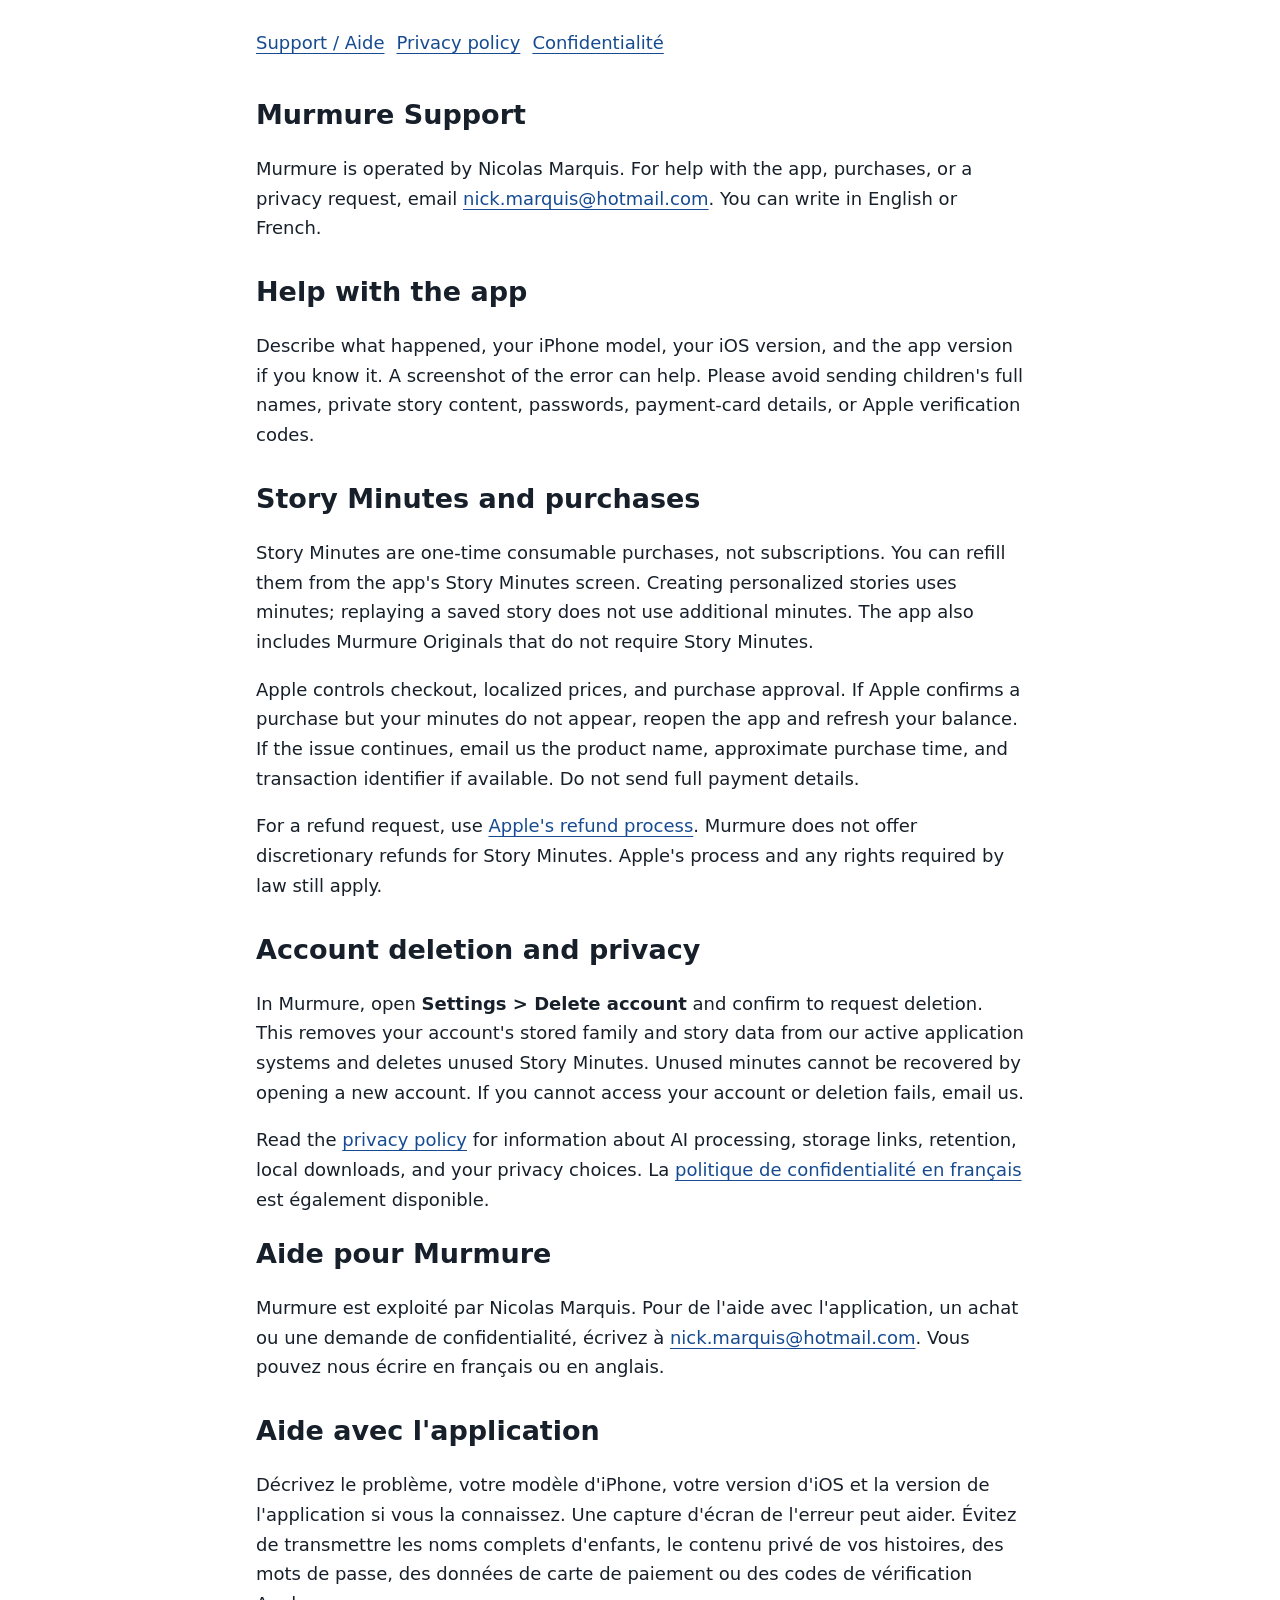
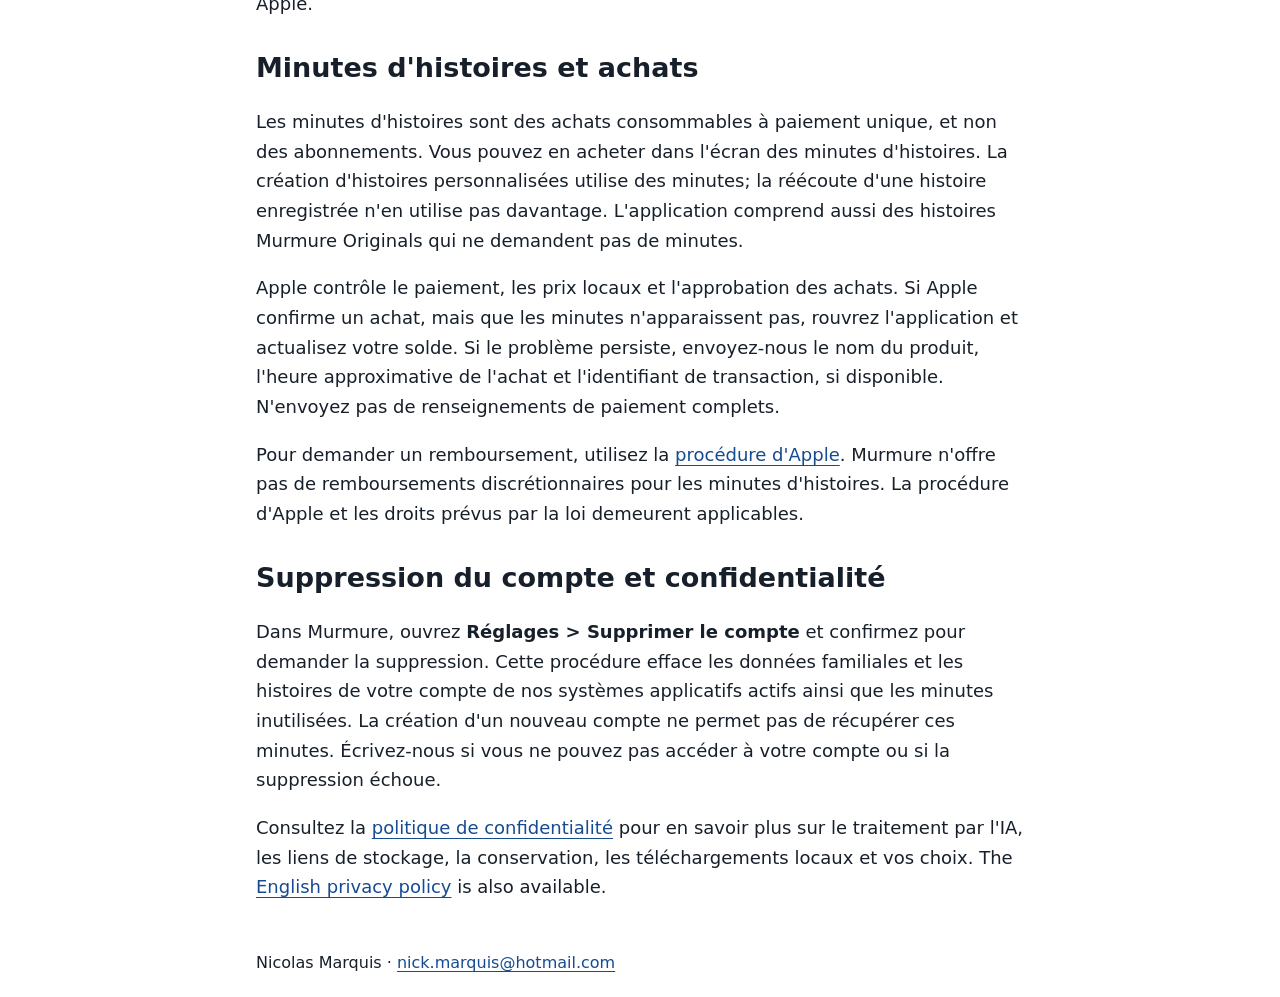
<file: index.html>
<!doctype html>
<html lang="en-CA">
<head>
<meta charset="utf-8">
<meta name="viewport" content="width=device-width, initial-scale=1">
<title>Murmure Support / Aide</title>
<link rel="stylesheet" href="style.css">
</head>
<body>
<header><nav aria-label="Murmure">
<a href="support.html">Support / Aide</a>
<a href="privacy.html" lang="en">Privacy policy</a>
<a href="privacy-fr.html" lang="fr">Confidentialité</a>
</nav></header>
<main><section lang="en-CA"><div class="markdown-heading"><h1 class="heading-element">Murmure Support</h1><a id="user-content-murmure-support" class="anchor" aria-label="Permalink: Murmure Support" href="#user-content-murmure-support"><span aria-hidden="true" class="octicon octicon-link"></span></a></div>
<p>Murmure is operated by Nicolas Marquis. For help with the app, purchases, or a privacy request, email <a href="mailto:nick.marquis@hotmail.com">nick.marquis@hotmail.com</a>. You can write in English or French.</p>
<div class="markdown-heading"><h2 class="heading-element">Help with the app</h2><a id="user-content-help-with-the-app" class="anchor" aria-label="Permalink: Help with the app" href="#user-content-help-with-the-app"><span aria-hidden="true" class="octicon octicon-link"></span></a></div>
<p>Describe what happened, your iPhone model, your iOS version, and the app version if you know it. A screenshot of the error can help. Please avoid sending children's full names, private story content, passwords, payment-card details, or Apple verification codes.</p>
<div class="markdown-heading"><h2 class="heading-element">Story Minutes and purchases</h2><a id="user-content-story-minutes-and-purchases" class="anchor" aria-label="Permalink: Story Minutes and purchases" href="#user-content-story-minutes-and-purchases"><span aria-hidden="true" class="octicon octicon-link"></span></a></div>
<p>Story Minutes are one-time consumable purchases, not subscriptions. You can refill them from the app's Story Minutes screen. Creating personalized stories uses minutes; replaying a saved story does not use additional minutes. The app also includes Murmure Originals that do not require Story Minutes.</p>
<p>Apple controls checkout, localized prices, and purchase approval. If Apple confirms a purchase but your minutes do not appear, reopen the app and refresh your balance. If the issue continues, email us the product name, approximate purchase time, and transaction identifier if available. Do not send full payment details.</p>
<p>For a refund request, use <a href="https://support.apple.com/118223" rel="nofollow">Apple's refund process</a>. Murmure does not offer discretionary refunds for Story Minutes. Apple's process and any rights required by law still apply.</p>
<div class="markdown-heading"><h2 class="heading-element">Account deletion and privacy</h2><a id="user-content-account-deletion-and-privacy" class="anchor" aria-label="Permalink: Account deletion and privacy" href="#user-content-account-deletion-and-privacy"><span aria-hidden="true" class="octicon octicon-link"></span></a></div>
<p>In Murmure, open <strong>Settings &gt; Delete account</strong> and confirm to request deletion. This removes your account's stored family and story data from our active application systems and deletes unused Story Minutes. Unused minutes cannot be recovered by opening a new account. If you cannot access your account or deletion fails, email us.</p>
<p>Read the <a href="privacy.html">privacy policy</a> for information about AI processing, storage links, retention, local downloads, and your privacy choices. La <a href="privacy-fr.html">politique de confidentialité en français</a> est également disponible.</p>
</section><section lang="fr-CA"><div class="markdown-heading"><h1 class="heading-element">Aide pour Murmure</h1><a id="user-content-aide-pour-murmure" class="anchor" aria-label="Permalink: Aide pour Murmure" href="#user-content-aide-pour-murmure"><span aria-hidden="true" class="octicon octicon-link"></span></a></div>
<p>Murmure est exploité par Nicolas Marquis. Pour de l'aide avec l'application, un achat ou une demande de confidentialité, écrivez à <a href="mailto:nick.marquis@hotmail.com">nick.marquis@hotmail.com</a>. Vous pouvez nous écrire en français ou en anglais.</p>
<div class="markdown-heading"><h2 class="heading-element">Aide avec l'application</h2><a id="user-content-aide-avec-lapplication" class="anchor" aria-label="Permalink: Aide avec l'application" href="#user-content-aide-avec-lapplication"><span aria-hidden="true" class="octicon octicon-link"></span></a></div>
<p>Décrivez le problème, votre modèle d'iPhone, votre version d'iOS et la version de l'application si vous la connaissez. Une capture d'écran de l'erreur peut aider. Évitez de transmettre les noms complets d'enfants, le contenu privé de vos histoires, des mots de passe, des données de carte de paiement ou des codes de vérification Apple.</p>
<div class="markdown-heading"><h2 class="heading-element">Minutes d'histoires et achats</h2><a id="user-content-minutes-dhistoires-et-achats" class="anchor" aria-label="Permalink: Minutes d'histoires et achats" href="#user-content-minutes-dhistoires-et-achats"><span aria-hidden="true" class="octicon octicon-link"></span></a></div>
<p>Les minutes d'histoires sont des achats consommables à paiement unique, et non des abonnements. Vous pouvez en acheter dans l'écran des minutes d'histoires. La création d'histoires personnalisées utilise des minutes; la réécoute d'une histoire enregistrée n'en utilise pas davantage. L'application comprend aussi des histoires Murmure Originals qui ne demandent pas de minutes.</p>
<p>Apple contrôle le paiement, les prix locaux et l'approbation des achats. Si Apple confirme un achat, mais que les minutes n'apparaissent pas, rouvrez l'application et actualisez votre solde. Si le problème persiste, envoyez-nous le nom du produit, l'heure approximative de l'achat et l'identifiant de transaction, si disponible. N'envoyez pas de renseignements de paiement complets.</p>
<p>Pour demander un remboursement, utilisez la <a href="https://support.apple.com/fr-ca/118223" rel="nofollow">procédure d'Apple</a>. Murmure n'offre pas de remboursements discrétionnaires pour les minutes d'histoires. La procédure d'Apple et les droits prévus par la loi demeurent applicables.</p>
<div class="markdown-heading"><h2 class="heading-element">Suppression du compte et confidentialité</h2><a id="user-content-suppression-du-compte-et-confidentialité" class="anchor" aria-label="Permalink: Suppression du compte et confidentialité" href="#user-content-suppression-du-compte-et-confidentialité"><span aria-hidden="true" class="octicon octicon-link"></span></a></div>
<p>Dans Murmure, ouvrez <strong>Réglages &gt; Supprimer le compte</strong> et confirmez pour demander la suppression. Cette procédure efface les données familiales et les histoires de votre compte de nos systèmes applicatifs actifs ainsi que les minutes inutilisées. La création d'un nouveau compte ne permet pas de récupérer ces minutes. Écrivez-nous si vous ne pouvez pas accéder à votre compte ou si la suppression échoue.</p>
<p>Consultez la <a href="privacy-fr.html">politique de confidentialité</a> pour en savoir plus sur le traitement par l'IA, les liens de stockage, la conservation, les téléchargements locaux et vos choix. The <a href="privacy.html">English privacy policy</a> is also available.</p>
</section></main>
<footer>Nicolas Marquis · <a href="mailto:nick.marquis@hotmail.com">nick.marquis@hotmail.com</a></footer>
</body>
</html>
</file>
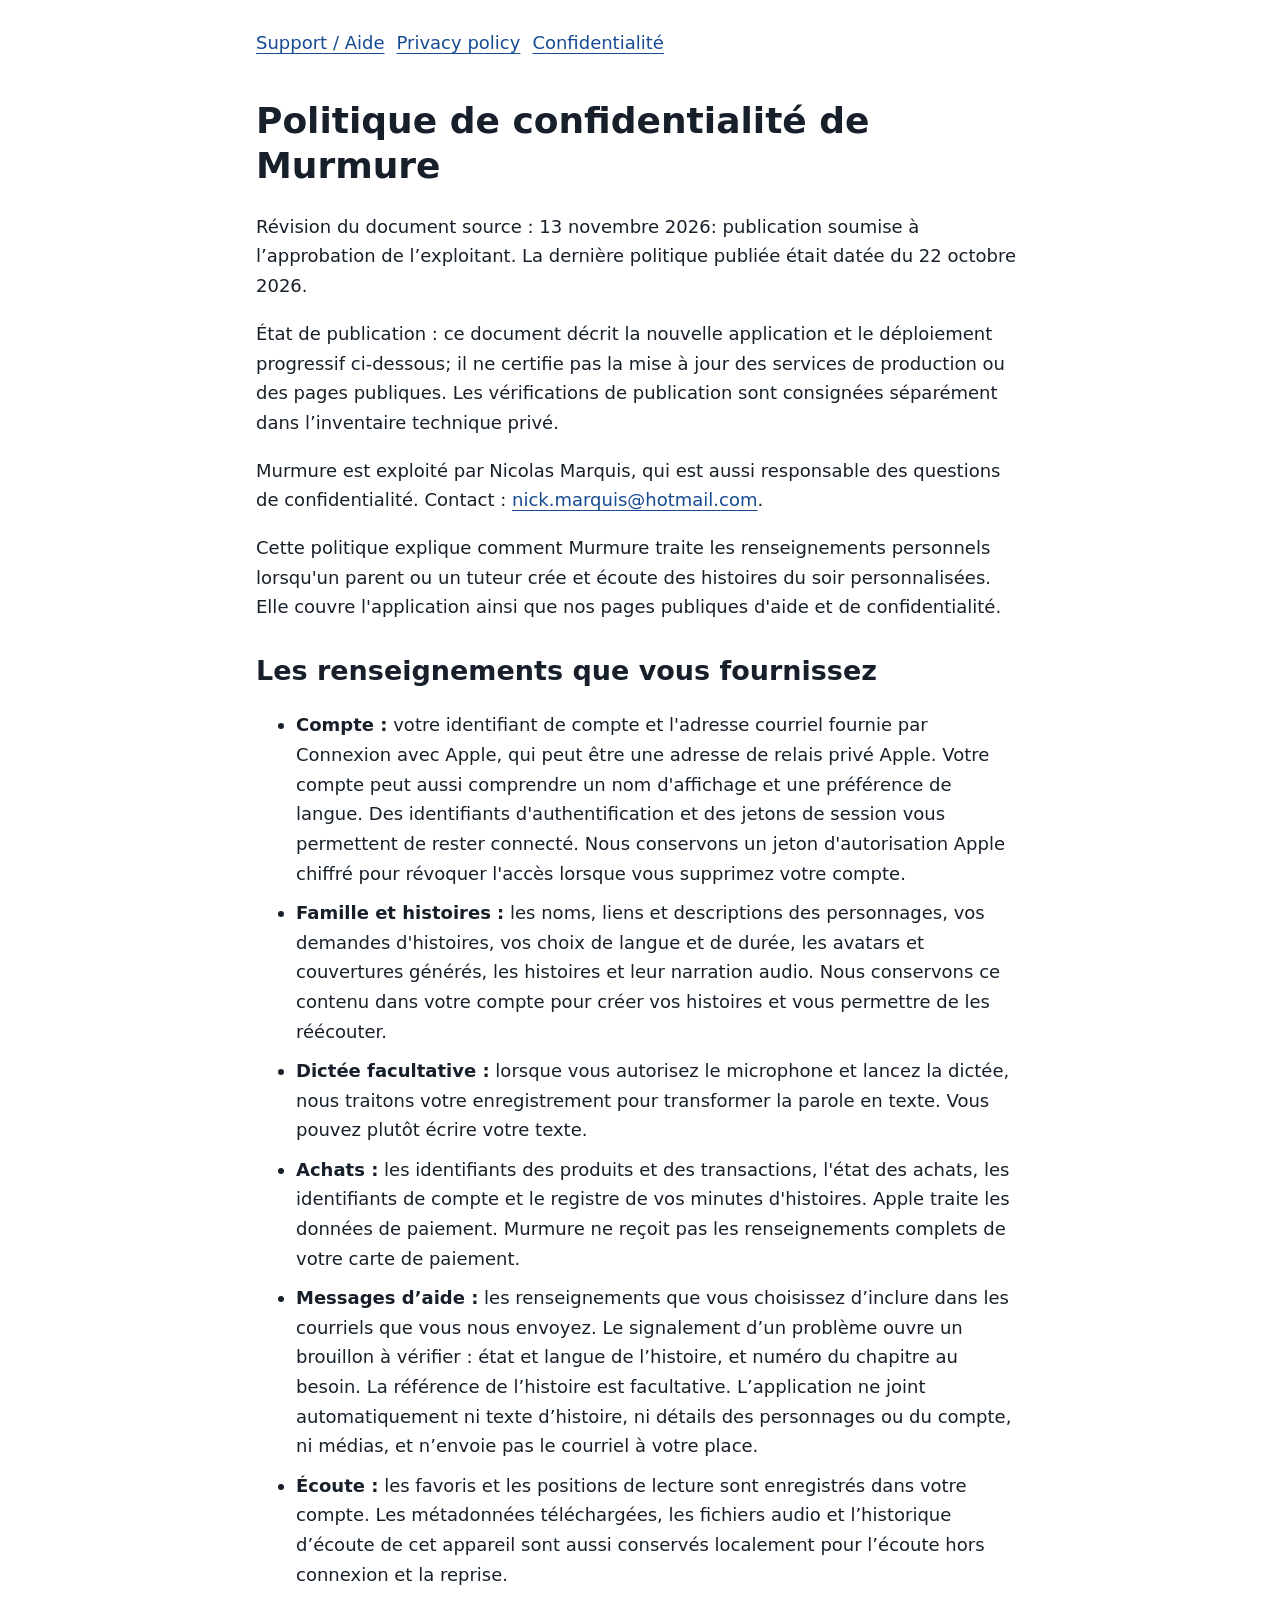
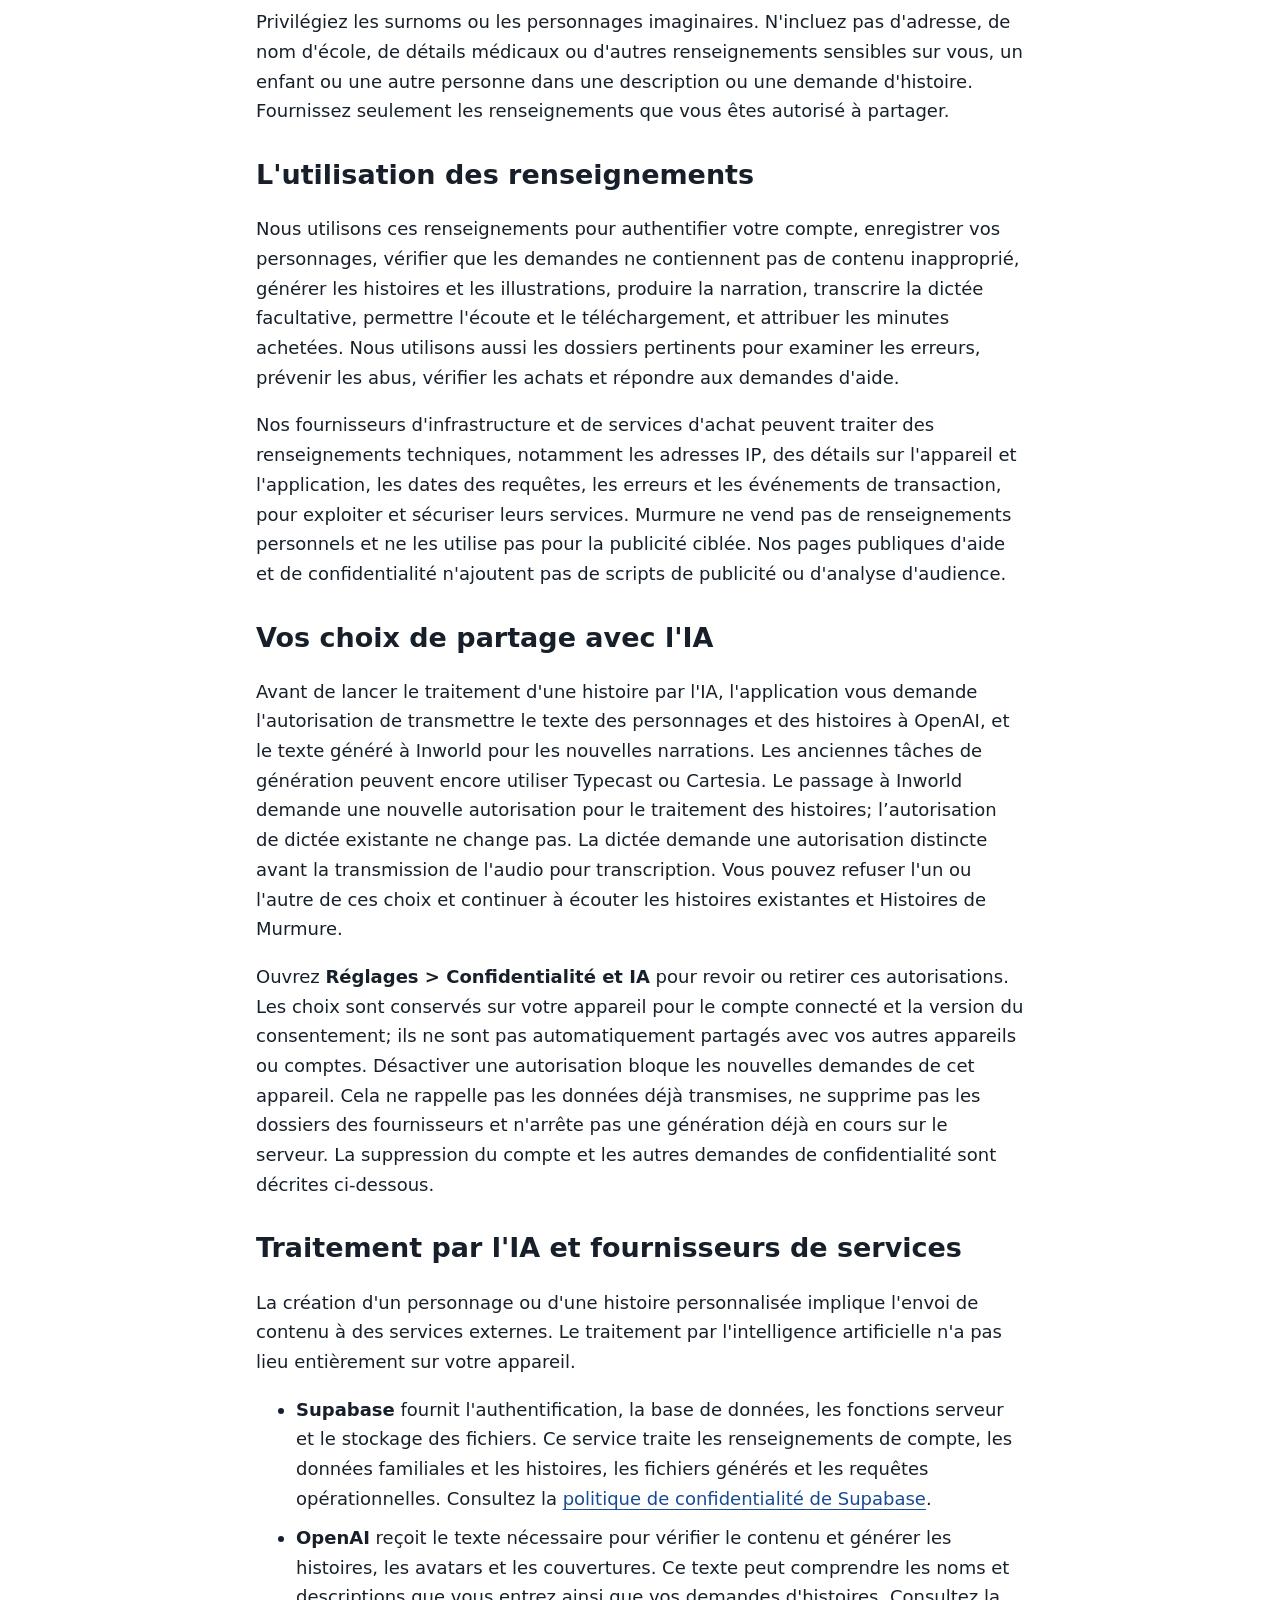
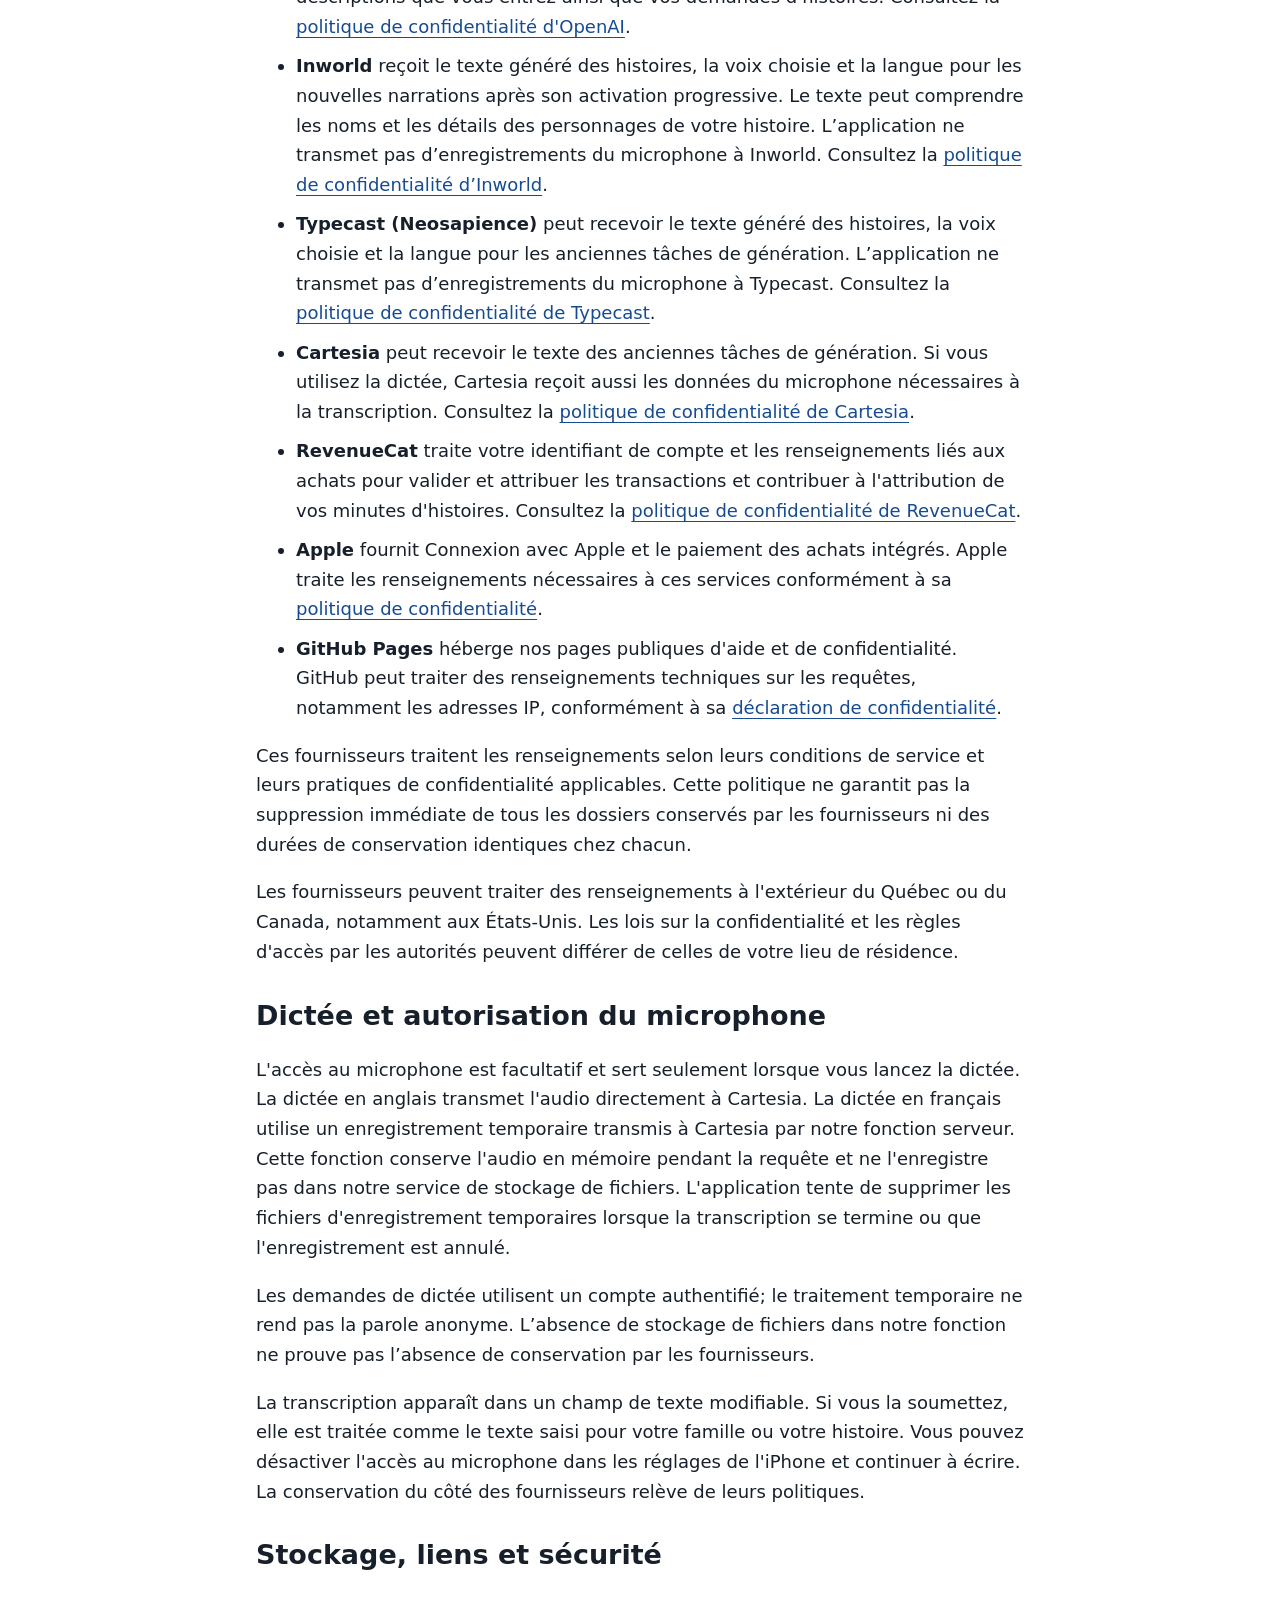
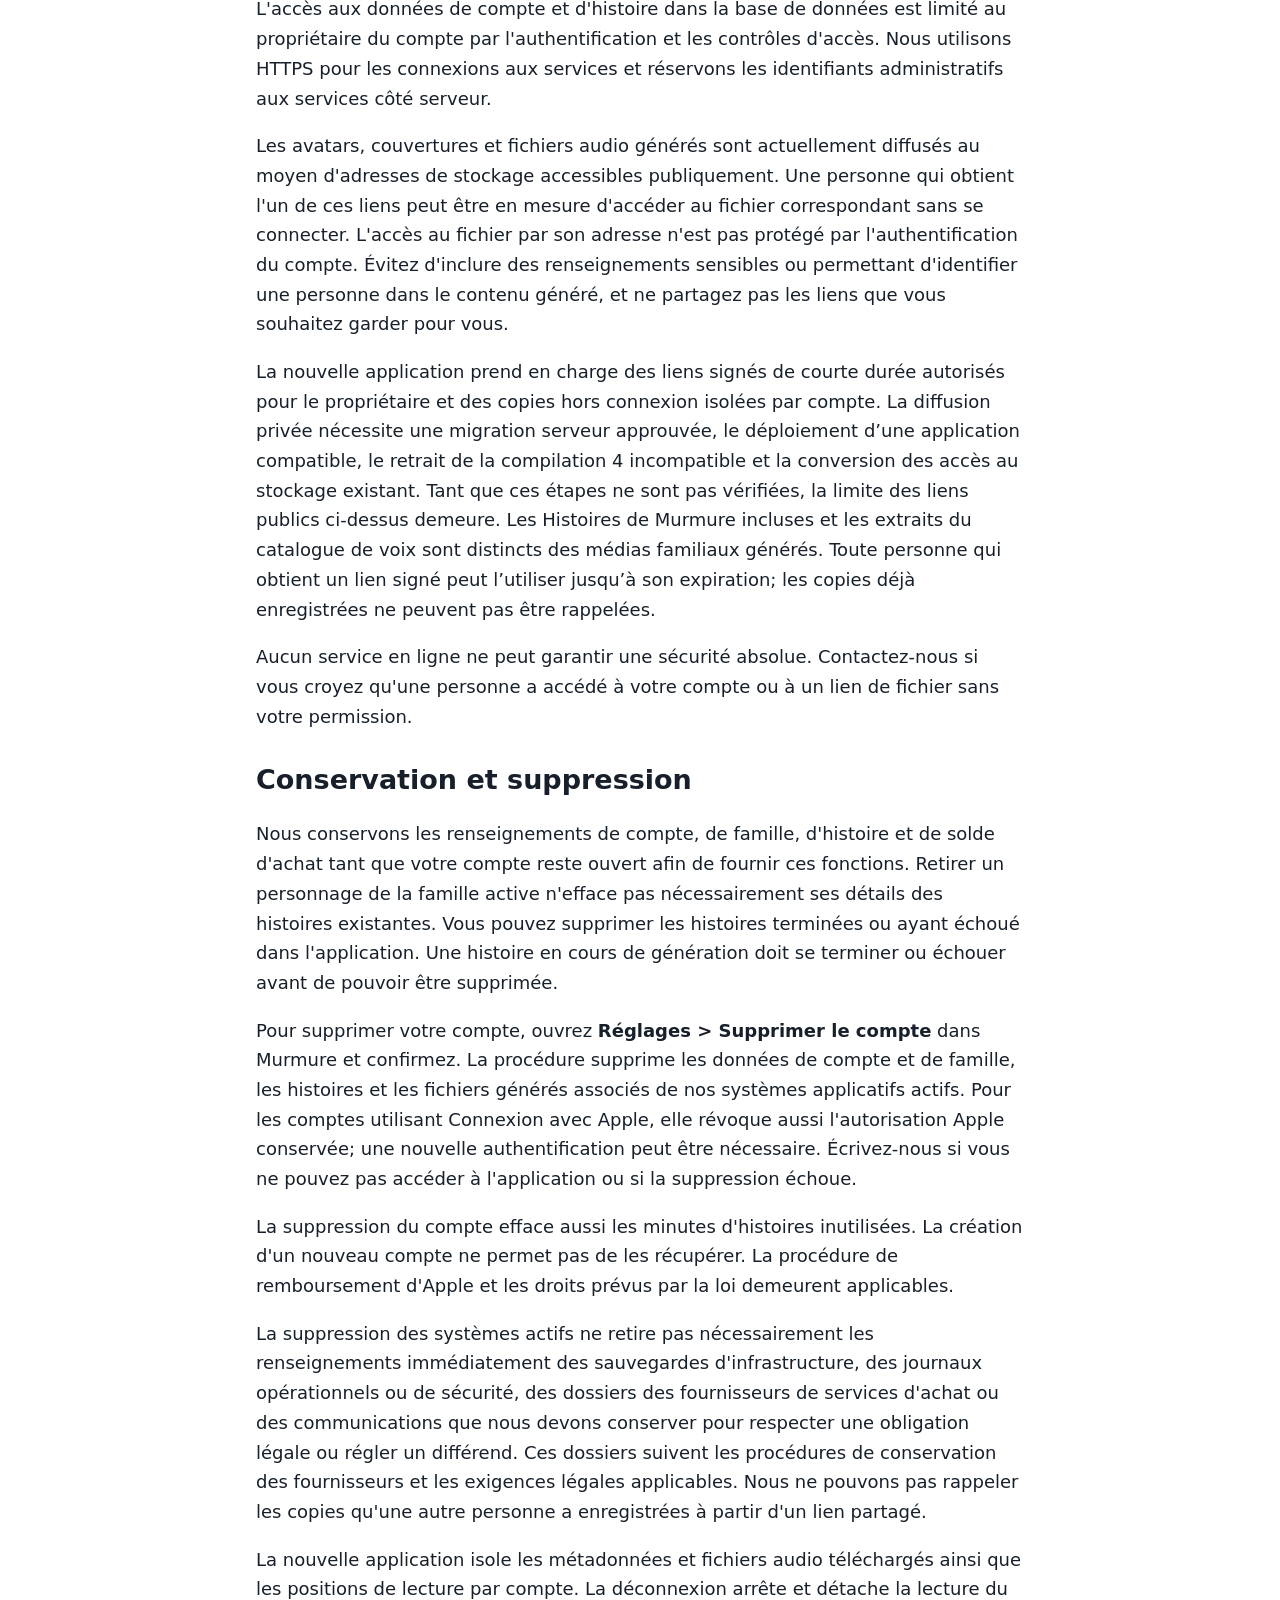
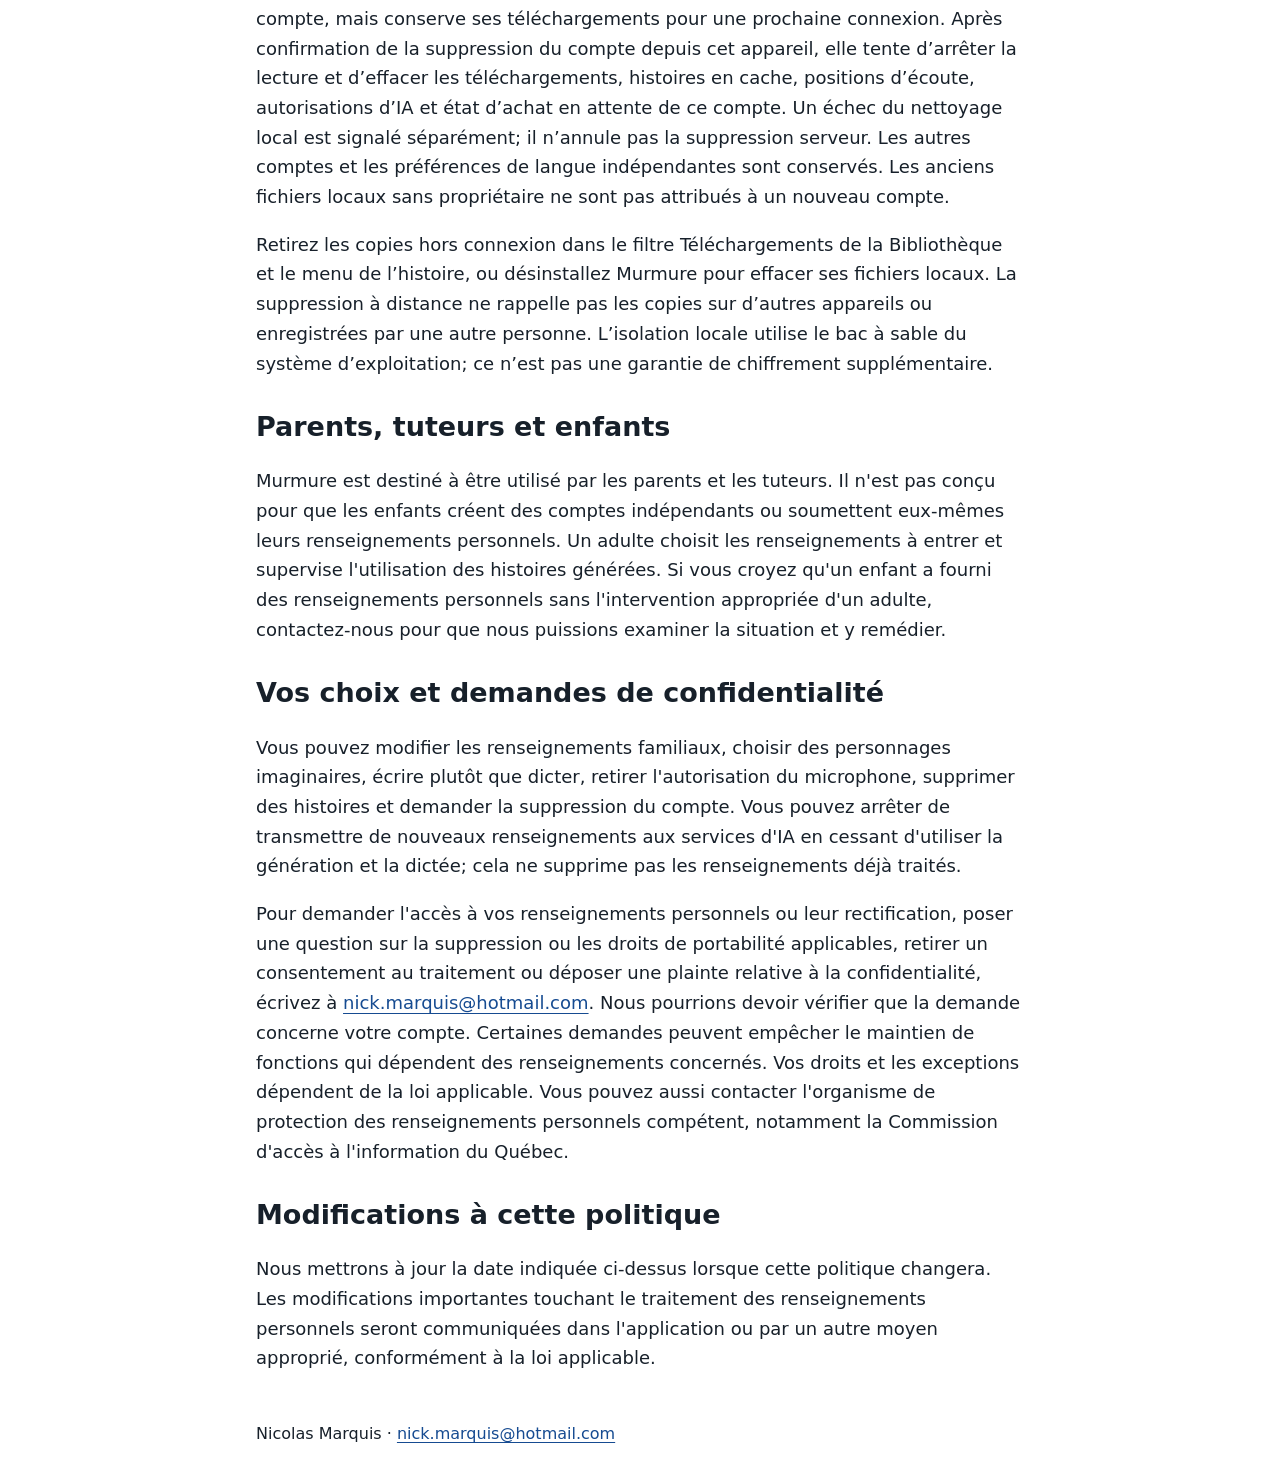
<file: privacy-fr.html>
<!doctype html>
<html lang="fr-CA">
<head>
<meta charset="utf-8">
<meta name="viewport" content="width=device-width, initial-scale=1">
<title>Confidentialité de Murmure</title>
<link rel="stylesheet" href="style.css">
</head>
<body>
<header><nav aria-label="Murmure">
<a href="support.html">Support / Aide</a>
<a href="privacy.html" lang="en">Privacy policy</a>
<a href="privacy-fr.html" lang="fr">Confidentialité</a>
</nav></header>
<main><div class="markdown-heading"><h1 class="heading-element">Politique de confidentialité de Murmure</h1><a id="user-content-politique-de-confidentialité-de-murmure" class="anchor" aria-label="Permalink: Politique de confidentialité de Murmure" href="#user-content-politique-de-confidentialité-de-murmure"><span aria-hidden="true" class="octicon octicon-link"></span></a></div>
<p>Révision du document source : 13 novembre 2026: publication soumise à l’approbation de l’exploitant. La dernière politique publiée était datée du 22 octobre 2026.</p>
<p>État de publication : ce document décrit la nouvelle application et le déploiement progressif ci-dessous; il ne certifie pas la mise à jour des services de production ou des pages publiques. Les vérifications de publication sont consignées séparément dans l’inventaire technique privé.</p>
<p>Murmure est exploité par Nicolas Marquis, qui est aussi responsable des questions de confidentialité. Contact : <a href="mailto:nick.marquis@hotmail.com">nick.marquis@hotmail.com</a>.</p>
<p>Cette politique explique comment Murmure traite les renseignements personnels lorsqu'un parent ou un tuteur crée et écoute des histoires du soir personnalisées. Elle couvre l'application ainsi que nos pages publiques d'aide et de confidentialité.</p>
<div class="markdown-heading"><h2 class="heading-element">Les renseignements que vous fournissez</h2><a id="user-content-les-renseignements-que-vous-fournissez" class="anchor" aria-label="Permalink: Les renseignements que vous fournissez" href="#user-content-les-renseignements-que-vous-fournissez"><span aria-hidden="true" class="octicon octicon-link"></span></a></div>
<ul>
<li>
<strong>Compte :</strong> votre identifiant de compte et l'adresse courriel fournie par Connexion avec Apple, qui peut être une adresse de relais privé Apple. Votre compte peut aussi comprendre un nom d'affichage et une préférence de langue. Des identifiants d'authentification et des jetons de session vous permettent de rester connecté. Nous conservons un jeton d'autorisation Apple chiffré pour révoquer l'accès lorsque vous supprimez votre compte.</li>
<li>
<strong>Famille et histoires :</strong> les noms, liens et descriptions des personnages, vos demandes d'histoires, vos choix de langue et de durée, les avatars et couvertures générés, les histoires et leur narration audio. Nous conservons ce contenu dans votre compte pour créer vos histoires et vous permettre de les réécouter.</li>
<li>
<strong>Dictée facultative :</strong> lorsque vous autorisez le microphone et lancez la dictée, nous traitons votre enregistrement pour transformer la parole en texte. Vous pouvez plutôt écrire votre texte.</li>
<li>
<strong>Achats :</strong> les identifiants des produits et des transactions, l'état des achats, les identifiants de compte et le registre de vos minutes d'histoires. Apple traite les données de paiement. Murmure ne reçoit pas les renseignements complets de votre carte de paiement.</li>
<li>
<strong>Messages d’aide :</strong> les renseignements que vous choisissez d’inclure dans les courriels que vous nous envoyez. Le signalement d’un problème ouvre un brouillon à vérifier : état et langue de l’histoire, et numéro du chapitre au besoin. La référence de l’histoire est facultative. L’application ne joint automatiquement ni texte d’histoire, ni détails des personnages ou du compte, ni médias, et n’envoie pas le courriel à votre place.</li>
<li>
<strong>Écoute :</strong> les favoris et les positions de lecture sont enregistrés dans votre compte. Les métadonnées téléchargées, les fichiers audio et l’historique d’écoute de cet appareil sont aussi conservés localement pour l’écoute hors connexion et la reprise.</li>
</ul>
<p>Privilégiez les surnoms ou les personnages imaginaires. N'incluez pas d'adresse, de nom d'école, de détails médicaux ou d'autres renseignements sensibles sur vous, un enfant ou une autre personne dans une description ou une demande d'histoire. Fournissez seulement les renseignements que vous êtes autorisé à partager.</p>
<div class="markdown-heading"><h2 class="heading-element">L'utilisation des renseignements</h2><a id="user-content-lutilisation-des-renseignements" class="anchor" aria-label="Permalink: L'utilisation des renseignements" href="#user-content-lutilisation-des-renseignements"><span aria-hidden="true" class="octicon octicon-link"></span></a></div>
<p>Nous utilisons ces renseignements pour authentifier votre compte, enregistrer vos personnages, vérifier que les demandes ne contiennent pas de contenu inapproprié, générer les histoires et les illustrations, produire la narration, transcrire la dictée facultative, permettre l'écoute et le téléchargement, et attribuer les minutes achetées. Nous utilisons aussi les dossiers pertinents pour examiner les erreurs, prévenir les abus, vérifier les achats et répondre aux demandes d'aide.</p>
<p>Nos fournisseurs d'infrastructure et de services d'achat peuvent traiter des renseignements techniques, notamment les adresses IP, des détails sur l'appareil et l'application, les dates des requêtes, les erreurs et les événements de transaction, pour exploiter et sécuriser leurs services. Murmure ne vend pas de renseignements personnels et ne les utilise pas pour la publicité ciblée. Nos pages publiques d'aide et de confidentialité n'ajoutent pas de scripts de publicité ou d'analyse d'audience.</p>
<div class="markdown-heading"><h2 class="heading-element">Vos choix de partage avec l'IA</h2><a id="user-content-vos-choix-de-partage-avec-lia" class="anchor" aria-label="Permalink: Vos choix de partage avec l'IA" href="#user-content-vos-choix-de-partage-avec-lia"><span aria-hidden="true" class="octicon octicon-link"></span></a></div>
<p>Avant de lancer le traitement d'une histoire par l'IA, l'application vous demande l'autorisation de transmettre le texte des personnages et des histoires à OpenAI, et le texte généré à Inworld pour les nouvelles narrations. Les anciennes tâches de génération peuvent encore utiliser Typecast ou Cartesia. Le passage à Inworld demande une nouvelle autorisation pour le traitement des histoires; l’autorisation de dictée existante ne change pas. La dictée demande une autorisation distincte avant la transmission de l'audio pour transcription. Vous pouvez refuser l'un ou l'autre de ces choix et continuer à écouter les histoires existantes et Histoires de Murmure.</p>
<p>Ouvrez <strong>Réglages &gt; Confidentialité et IA</strong> pour revoir ou retirer ces autorisations. Les choix sont conservés sur votre appareil pour le compte connecté et la version du consentement; ils ne sont pas automatiquement partagés avec vos autres appareils ou comptes. Désactiver une autorisation bloque les nouvelles demandes de cet appareil. Cela ne rappelle pas les données déjà transmises, ne supprime pas les dossiers des fournisseurs et n'arrête pas une génération déjà en cours sur le serveur. La suppression du compte et les autres demandes de confidentialité sont décrites ci-dessous.</p>
<div class="markdown-heading"><h2 class="heading-element">Traitement par l'IA et fournisseurs de services</h2><a id="user-content-traitement-par-lia-et-fournisseurs-de-services" class="anchor" aria-label="Permalink: Traitement par l'IA et fournisseurs de services" href="#user-content-traitement-par-lia-et-fournisseurs-de-services"><span aria-hidden="true" class="octicon octicon-link"></span></a></div>
<p>La création d'un personnage ou d'une histoire personnalisée implique l'envoi de contenu à des services externes. Le traitement par l'intelligence artificielle n'a pas lieu entièrement sur votre appareil.</p>
<ul>
<li>
<strong>Supabase</strong> fournit l'authentification, la base de données, les fonctions serveur et le stockage des fichiers. Ce service traite les renseignements de compte, les données familiales et les histoires, les fichiers générés et les requêtes opérationnelles. Consultez la <a href="https://supabase.com/privacy" rel="nofollow">politique de confidentialité de Supabase</a>.</li>
<li>
<strong>OpenAI</strong> reçoit le texte nécessaire pour vérifier le contenu et générer les histoires, les avatars et les couvertures. Ce texte peut comprendre les noms et descriptions que vous entrez ainsi que vos demandes d'histoires. Consultez la <a href="https://openai.com/policies/privacy-policy/" rel="nofollow">politique de confidentialité d'OpenAI</a>.</li>
<li>
<strong>Inworld</strong> reçoit le texte généré des histoires, la voix choisie et la langue pour les nouvelles narrations après son activation progressive. Le texte peut comprendre les noms et les détails des personnages de votre histoire. L’application ne transmet pas d’enregistrements du microphone à Inworld. Consultez la <a href="https://inworld.ai/privacy" rel="nofollow">politique de confidentialité d’Inworld</a>.</li>
<li>
<strong>Typecast (Neosapience)</strong> peut recevoir le texte généré des histoires, la voix choisie et la langue pour les anciennes tâches de génération. L’application ne transmet pas d’enregistrements du microphone à Typecast. Consultez la <a href="https://help.typecast.ai/en/articles/10717358-privacy-policy" rel="nofollow">politique de confidentialité de Typecast</a>.</li>
<li>
<strong>Cartesia</strong> peut recevoir le texte des anciennes tâches de génération. Si vous utilisez la dictée, Cartesia reçoit aussi les données du microphone nécessaires à la transcription. Consultez la <a href="https://cartesia.ai/privacy" rel="nofollow">politique de confidentialité de Cartesia</a>.</li>
<li>
<strong>RevenueCat</strong> traite votre identifiant de compte et les renseignements liés aux achats pour valider et attribuer les transactions et contribuer à l'attribution de vos minutes d'histoires. Consultez la <a href="https://www.revenuecat.com/privacy/" rel="nofollow">politique de confidentialité de RevenueCat</a>.</li>
<li>
<strong>Apple</strong> fournit Connexion avec Apple et le paiement des achats intégrés. Apple traite les renseignements nécessaires à ces services conformément à sa <a href="https://www.apple.com/legal/privacy/" rel="nofollow">politique de confidentialité</a>.</li>
<li>
<strong>GitHub Pages</strong> héberge nos pages publiques d'aide et de confidentialité. GitHub peut traiter des renseignements techniques sur les requêtes, notamment les adresses IP, conformément à sa <a href="https://docs.github.com/en/site-policy/privacy-policies/github-general-privacy-statement">déclaration de confidentialité</a>.</li>
</ul>
<p>Ces fournisseurs traitent les renseignements selon leurs conditions de service et leurs pratiques de confidentialité applicables. Cette politique ne garantit pas la suppression immédiate de tous les dossiers conservés par les fournisseurs ni des durées de conservation identiques chez chacun.</p>
<p>Les fournisseurs peuvent traiter des renseignements à l'extérieur du Québec ou du Canada, notamment aux États-Unis. Les lois sur la confidentialité et les règles d'accès par les autorités peuvent différer de celles de votre lieu de résidence.</p>
<div class="markdown-heading"><h2 class="heading-element">Dictée et autorisation du microphone</h2><a id="user-content-dictée-et-autorisation-du-microphone" class="anchor" aria-label="Permalink: Dictée et autorisation du microphone" href="#user-content-dictée-et-autorisation-du-microphone"><span aria-hidden="true" class="octicon octicon-link"></span></a></div>
<p>L'accès au microphone est facultatif et sert seulement lorsque vous lancez la dictée. La dictée en anglais transmet l'audio directement à Cartesia. La dictée en français utilise un enregistrement temporaire transmis à Cartesia par notre fonction serveur. Cette fonction conserve l'audio en mémoire pendant la requête et ne l'enregistre pas dans notre service de stockage de fichiers. L'application tente de supprimer les fichiers d'enregistrement temporaires lorsque la transcription se termine ou que l'enregistrement est annulé.</p>
<p>Les demandes de dictée utilisent un compte authentifié; le traitement temporaire ne rend pas la parole anonyme. L’absence de stockage de fichiers dans notre fonction ne prouve pas l’absence de conservation par les fournisseurs.</p>
<p>La transcription apparaît dans un champ de texte modifiable. Si vous la soumettez, elle est traitée comme le texte saisi pour votre famille ou votre histoire. Vous pouvez désactiver l'accès au microphone dans les réglages de l'iPhone et continuer à écrire. La conservation du côté des fournisseurs relève de leurs politiques.</p>
<div class="markdown-heading"><h2 class="heading-element">Stockage, liens et sécurité</h2><a id="user-content-stockage-liens-et-sécurité" class="anchor" aria-label="Permalink: Stockage, liens et sécurité" href="#user-content-stockage-liens-et-sécurité"><span aria-hidden="true" class="octicon octicon-link"></span></a></div>
<p>L'accès aux données de compte et d'histoire dans la base de données est limité au propriétaire du compte par l'authentification et les contrôles d'accès. Nous utilisons HTTPS pour les connexions aux services et réservons les identifiants administratifs aux services côté serveur.</p>
<p>Les avatars, couvertures et fichiers audio générés sont actuellement diffusés au moyen d'adresses de stockage accessibles publiquement. Une personne qui obtient l'un de ces liens peut être en mesure d'accéder au fichier correspondant sans se connecter. L'accès au fichier par son adresse n'est pas protégé par l'authentification du compte. Évitez d'inclure des renseignements sensibles ou permettant d'identifier une personne dans le contenu généré, et ne partagez pas les liens que vous souhaitez garder pour vous.</p>
<p>La nouvelle application prend en charge des liens signés de courte durée autorisés pour le propriétaire et des copies hors connexion isolées par compte. La diffusion privée nécessite une migration serveur approuvée, le déploiement d’une application compatible, le retrait de la compilation 4 incompatible et la conversion des accès au stockage existant. Tant que ces étapes ne sont pas vérifiées, la limite des liens publics ci-dessus demeure. Les Histoires de Murmure incluses et les extraits du catalogue de voix sont distincts des médias familiaux générés. Toute personne qui obtient un lien signé peut l’utiliser jusqu’à son expiration; les copies déjà enregistrées ne peuvent pas être rappelées.</p>
<p>Aucun service en ligne ne peut garantir une sécurité absolue. Contactez-nous si vous croyez qu'une personne a accédé à votre compte ou à un lien de fichier sans votre permission.</p>
<div class="markdown-heading"><h2 class="heading-element">Conservation et suppression</h2><a id="user-content-conservation-et-suppression" class="anchor" aria-label="Permalink: Conservation et suppression" href="#user-content-conservation-et-suppression"><span aria-hidden="true" class="octicon octicon-link"></span></a></div>
<p>Nous conservons les renseignements de compte, de famille, d'histoire et de solde d'achat tant que votre compte reste ouvert afin de fournir ces fonctions. Retirer un personnage de la famille active n'efface pas nécessairement ses détails des histoires existantes. Vous pouvez supprimer les histoires terminées ou ayant échoué dans l'application. Une histoire en cours de génération doit se terminer ou échouer avant de pouvoir être supprimée.</p>
<p>Pour supprimer votre compte, ouvrez <strong>Réglages &gt; Supprimer le compte</strong> dans Murmure et confirmez. La procédure supprime les données de compte et de famille, les histoires et les fichiers générés associés de nos systèmes applicatifs actifs. Pour les comptes utilisant Connexion avec Apple, elle révoque aussi l'autorisation Apple conservée; une nouvelle authentification peut être nécessaire. Écrivez-nous si vous ne pouvez pas accéder à l'application ou si la suppression échoue.</p>
<p>La suppression du compte efface aussi les minutes d'histoires inutilisées. La création d'un nouveau compte ne permet pas de les récupérer. La procédure de remboursement d'Apple et les droits prévus par la loi demeurent applicables.</p>
<p>La suppression des systèmes actifs ne retire pas nécessairement les renseignements immédiatement des sauvegardes d'infrastructure, des journaux opérationnels ou de sécurité, des dossiers des fournisseurs de services d'achat ou des communications que nous devons conserver pour respecter une obligation légale ou régler un différend. Ces dossiers suivent les procédures de conservation des fournisseurs et les exigences légales applicables. Nous ne pouvons pas rappeler les copies qu'une autre personne a enregistrées à partir d'un lien partagé.</p>
<p>La nouvelle application isole les métadonnées et fichiers audio téléchargés ainsi que les positions de lecture par compte. La déconnexion arrête et détache la lecture du compte, mais conserve ses téléchargements pour une prochaine connexion. Après confirmation de la suppression du compte depuis cet appareil, elle tente d’arrêter la lecture et d’effacer les téléchargements, histoires en cache, positions d’écoute, autorisations d’IA et état d’achat en attente de ce compte. Un échec du nettoyage local est signalé séparément; il n’annule pas la suppression serveur. Les autres comptes et les préférences de langue indépendantes sont conservés. Les anciens fichiers locaux sans propriétaire ne sont pas attribués à un nouveau compte.</p>
<p>Retirez les copies hors connexion dans le filtre Téléchargements de la Bibliothèque et le menu de l’histoire, ou désinstallez Murmure pour effacer ses fichiers locaux. La suppression à distance ne rappelle pas les copies sur d’autres appareils ou enregistrées par une autre personne. L’isolation locale utilise le bac à sable du système d’exploitation; ce n’est pas une garantie de chiffrement supplémentaire.</p>
<div class="markdown-heading"><h2 class="heading-element">Parents, tuteurs et enfants</h2><a id="user-content-parents-tuteurs-et-enfants" class="anchor" aria-label="Permalink: Parents, tuteurs et enfants" href="#user-content-parents-tuteurs-et-enfants"><span aria-hidden="true" class="octicon octicon-link"></span></a></div>
<p>Murmure est destiné à être utilisé par les parents et les tuteurs. Il n'est pas conçu pour que les enfants créent des comptes indépendants ou soumettent eux-mêmes leurs renseignements personnels. Un adulte choisit les renseignements à entrer et supervise l'utilisation des histoires générées. Si vous croyez qu'un enfant a fourni des renseignements personnels sans l'intervention appropriée d'un adulte, contactez-nous pour que nous puissions examiner la situation et y remédier.</p>
<div class="markdown-heading"><h2 class="heading-element">Vos choix et demandes de confidentialité</h2><a id="user-content-vos-choix-et-demandes-de-confidentialité" class="anchor" aria-label="Permalink: Vos choix et demandes de confidentialité" href="#user-content-vos-choix-et-demandes-de-confidentialité"><span aria-hidden="true" class="octicon octicon-link"></span></a></div>
<p>Vous pouvez modifier les renseignements familiaux, choisir des personnages imaginaires, écrire plutôt que dicter, retirer l'autorisation du microphone, supprimer des histoires et demander la suppression du compte. Vous pouvez arrêter de transmettre de nouveaux renseignements aux services d'IA en cessant d'utiliser la génération et la dictée; cela ne supprime pas les renseignements déjà traités.</p>
<p>Pour demander l'accès à vos renseignements personnels ou leur rectification, poser une question sur la suppression ou les droits de portabilité applicables, retirer un consentement au traitement ou déposer une plainte relative à la confidentialité, écrivez à <a href="mailto:nick.marquis@hotmail.com">nick.marquis@hotmail.com</a>. Nous pourrions devoir vérifier que la demande concerne votre compte. Certaines demandes peuvent empêcher le maintien de fonctions qui dépendent des renseignements concernés. Vos droits et les exceptions dépendent de la loi applicable. Vous pouvez aussi contacter l'organisme de protection des renseignements personnels compétent, notamment la Commission d'accès à l'information du Québec.</p>
<div class="markdown-heading"><h2 class="heading-element">Modifications à cette politique</h2><a id="user-content-modifications-à-cette-politique" class="anchor" aria-label="Permalink: Modifications à cette politique" href="#user-content-modifications-à-cette-politique"><span aria-hidden="true" class="octicon octicon-link"></span></a></div>
<p>Nous mettrons à jour la date indiquée ci-dessus lorsque cette politique changera. Les modifications importantes touchant le traitement des renseignements personnels seront communiquées dans l'application ou par un autre moyen approprié, conformément à la loi applicable.</p>
</main>
<footer>Nicolas Marquis · <a href="mailto:nick.marquis@hotmail.com">nick.marquis@hotmail.com</a></footer>
</body>
</html>
</file>
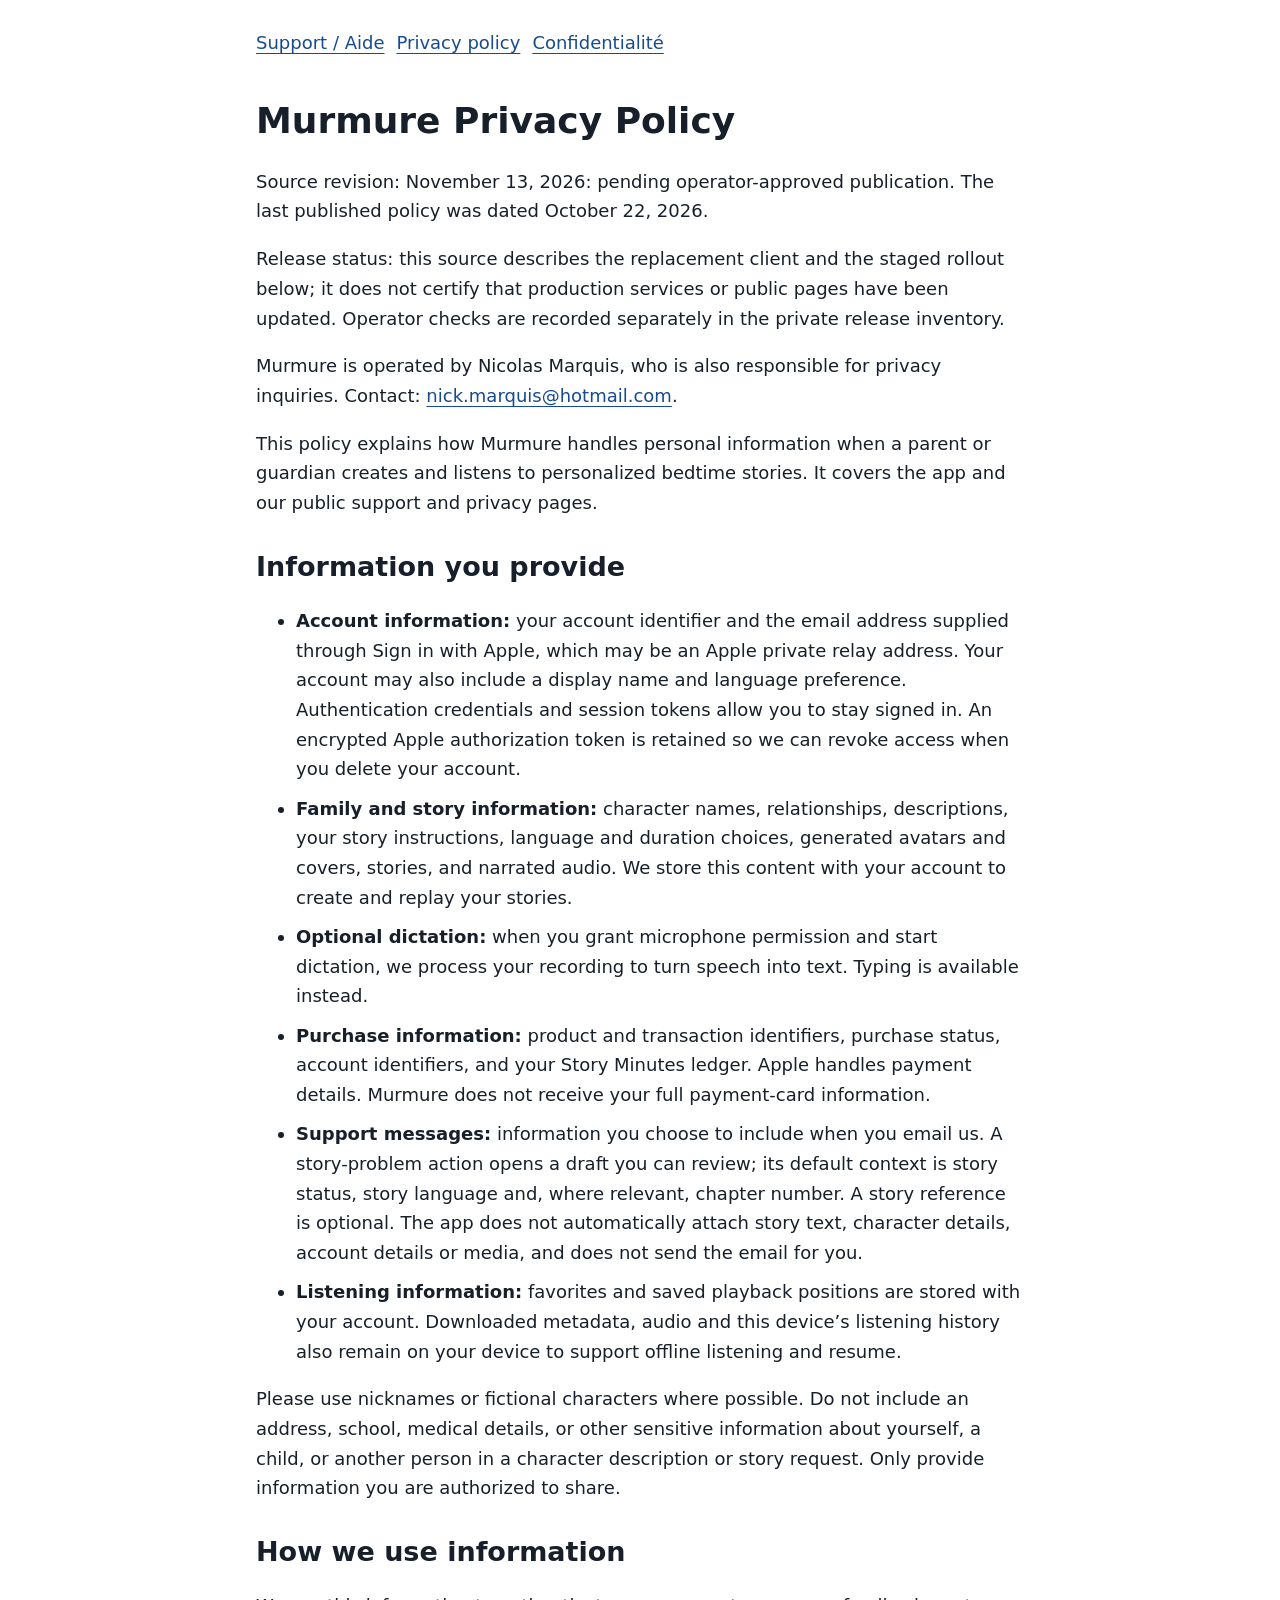
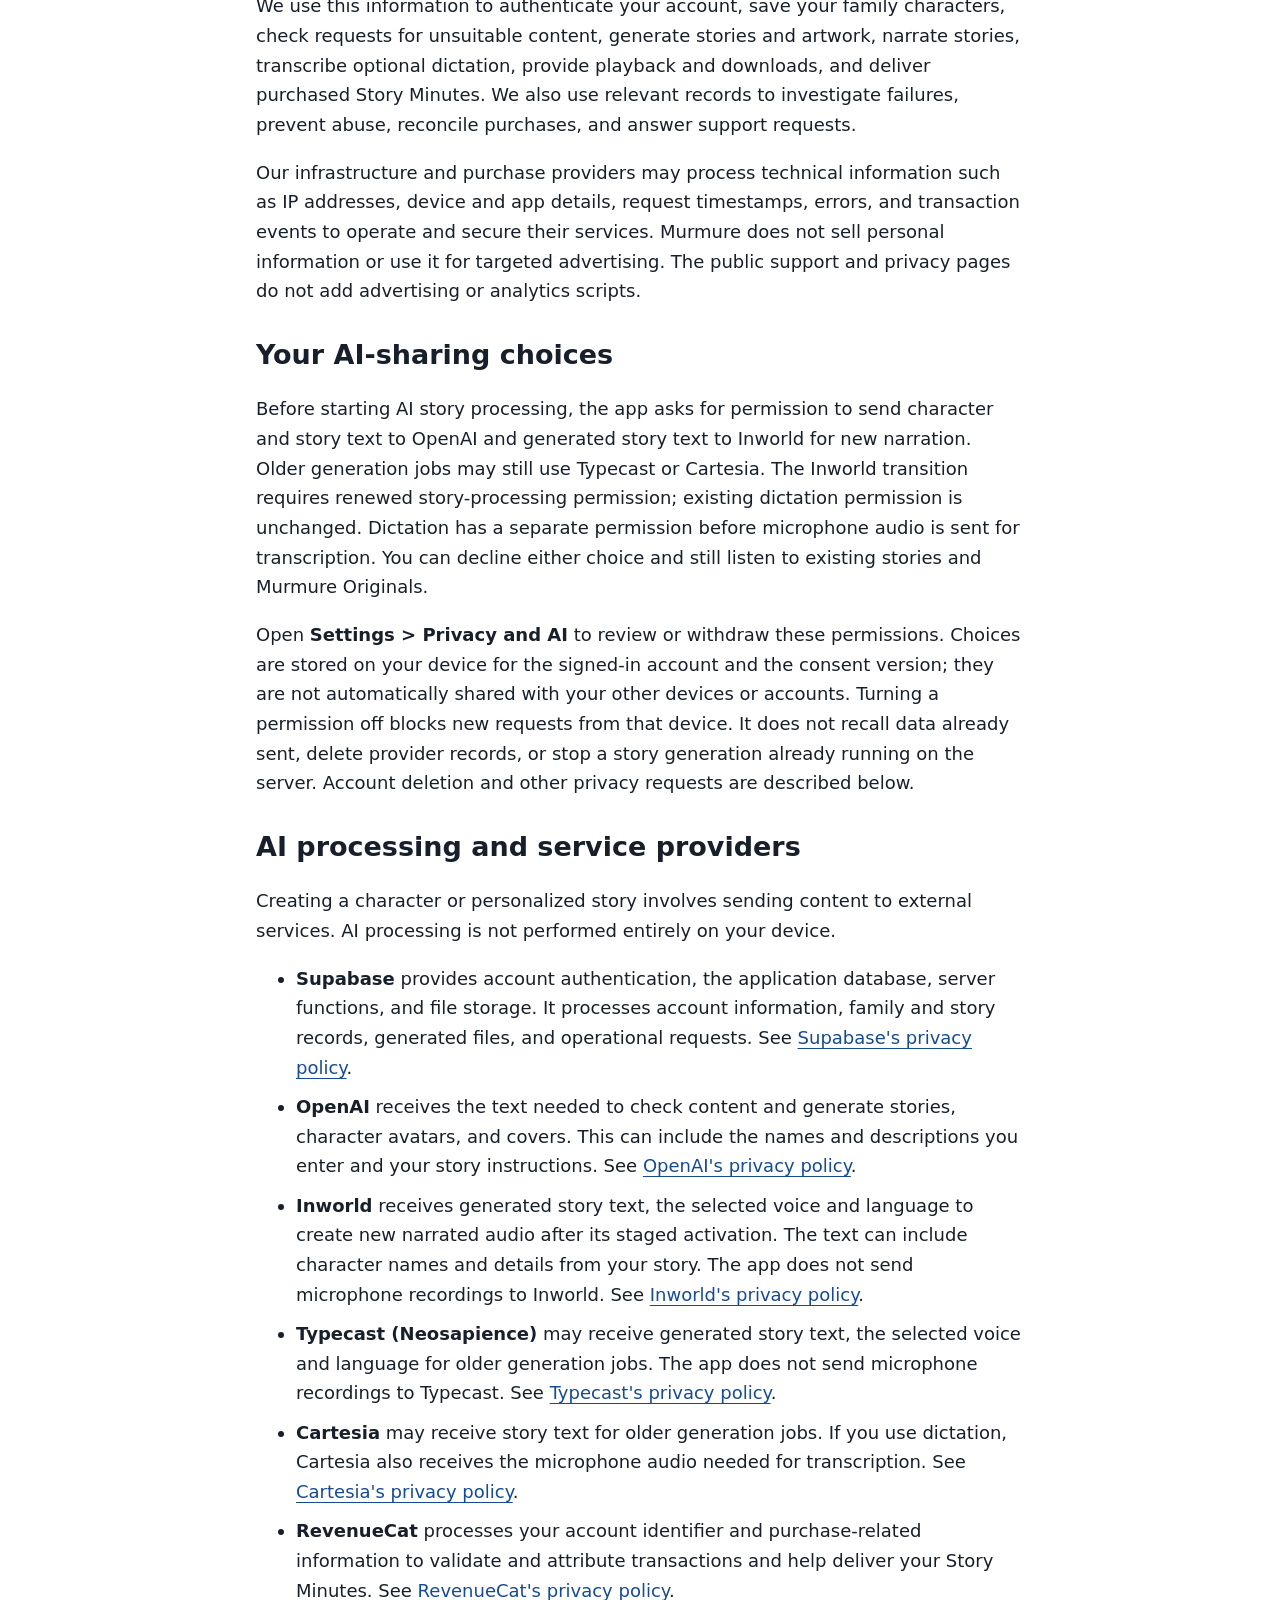
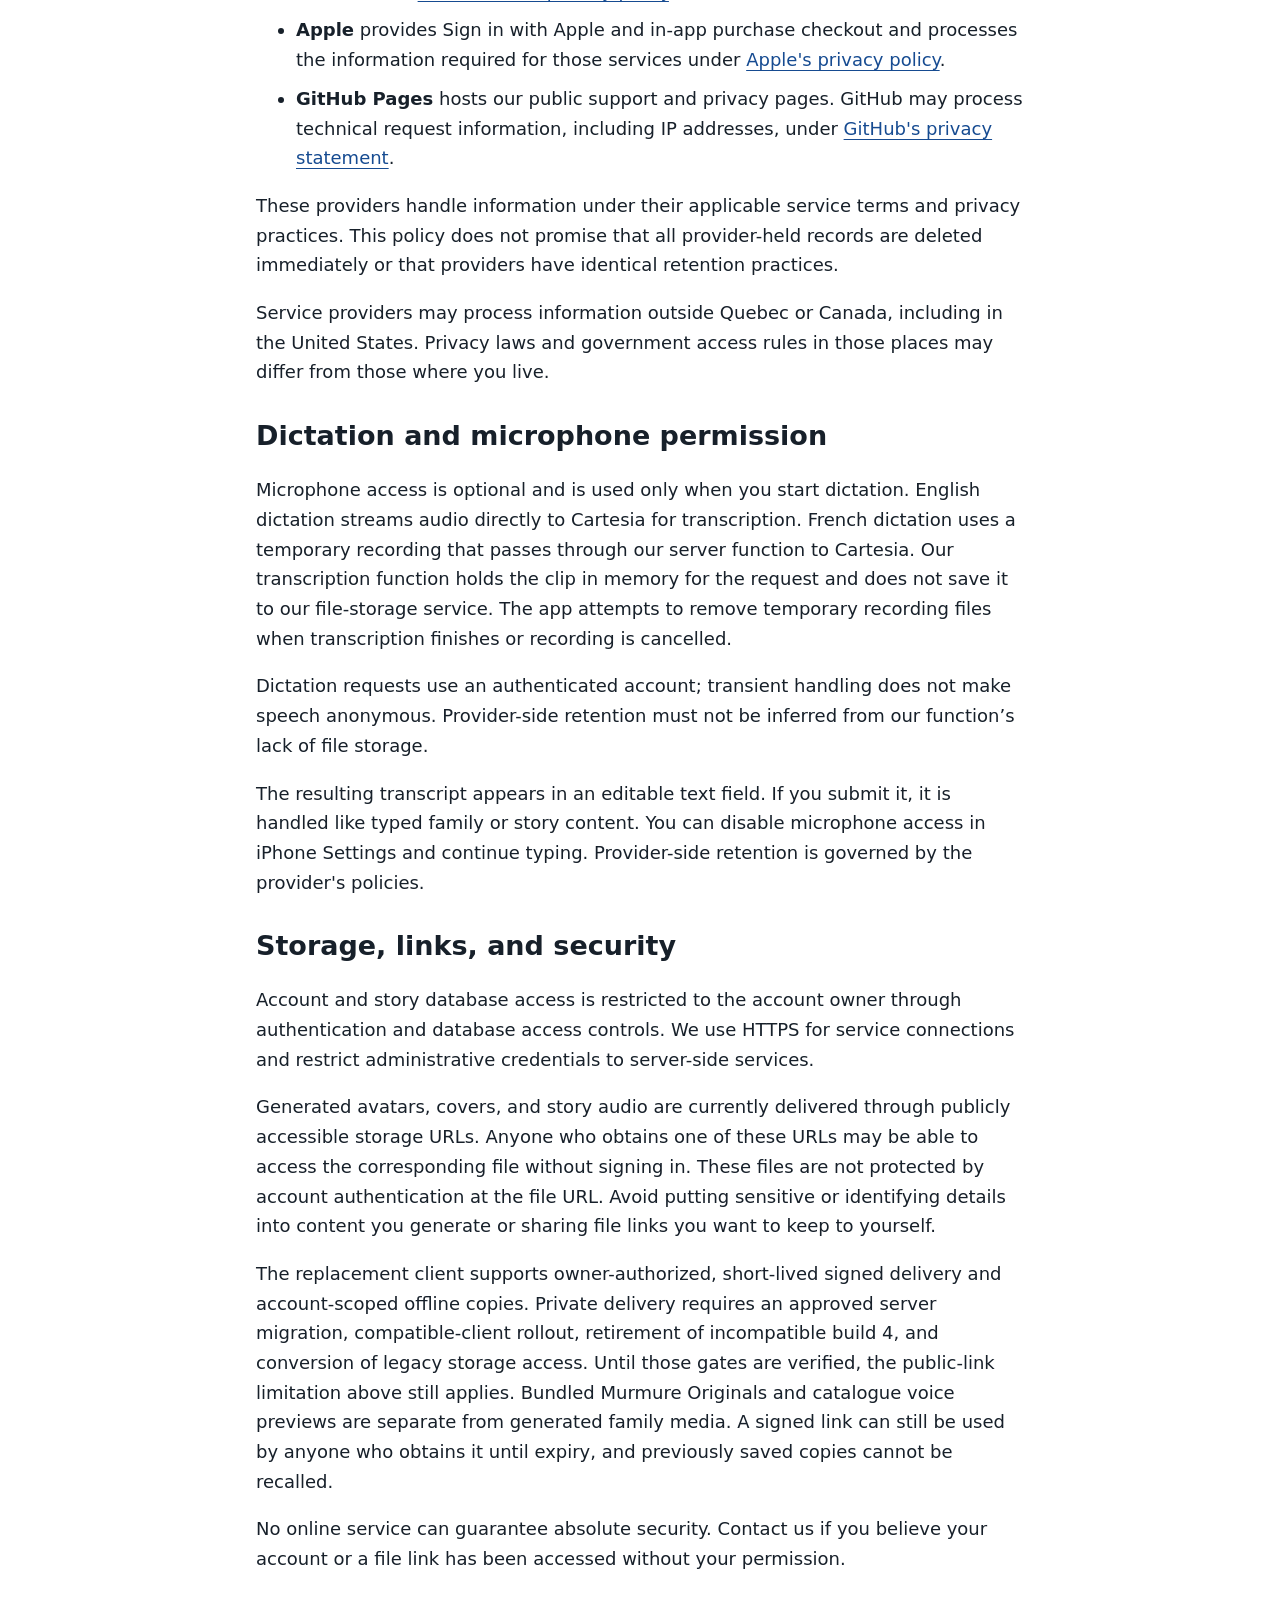
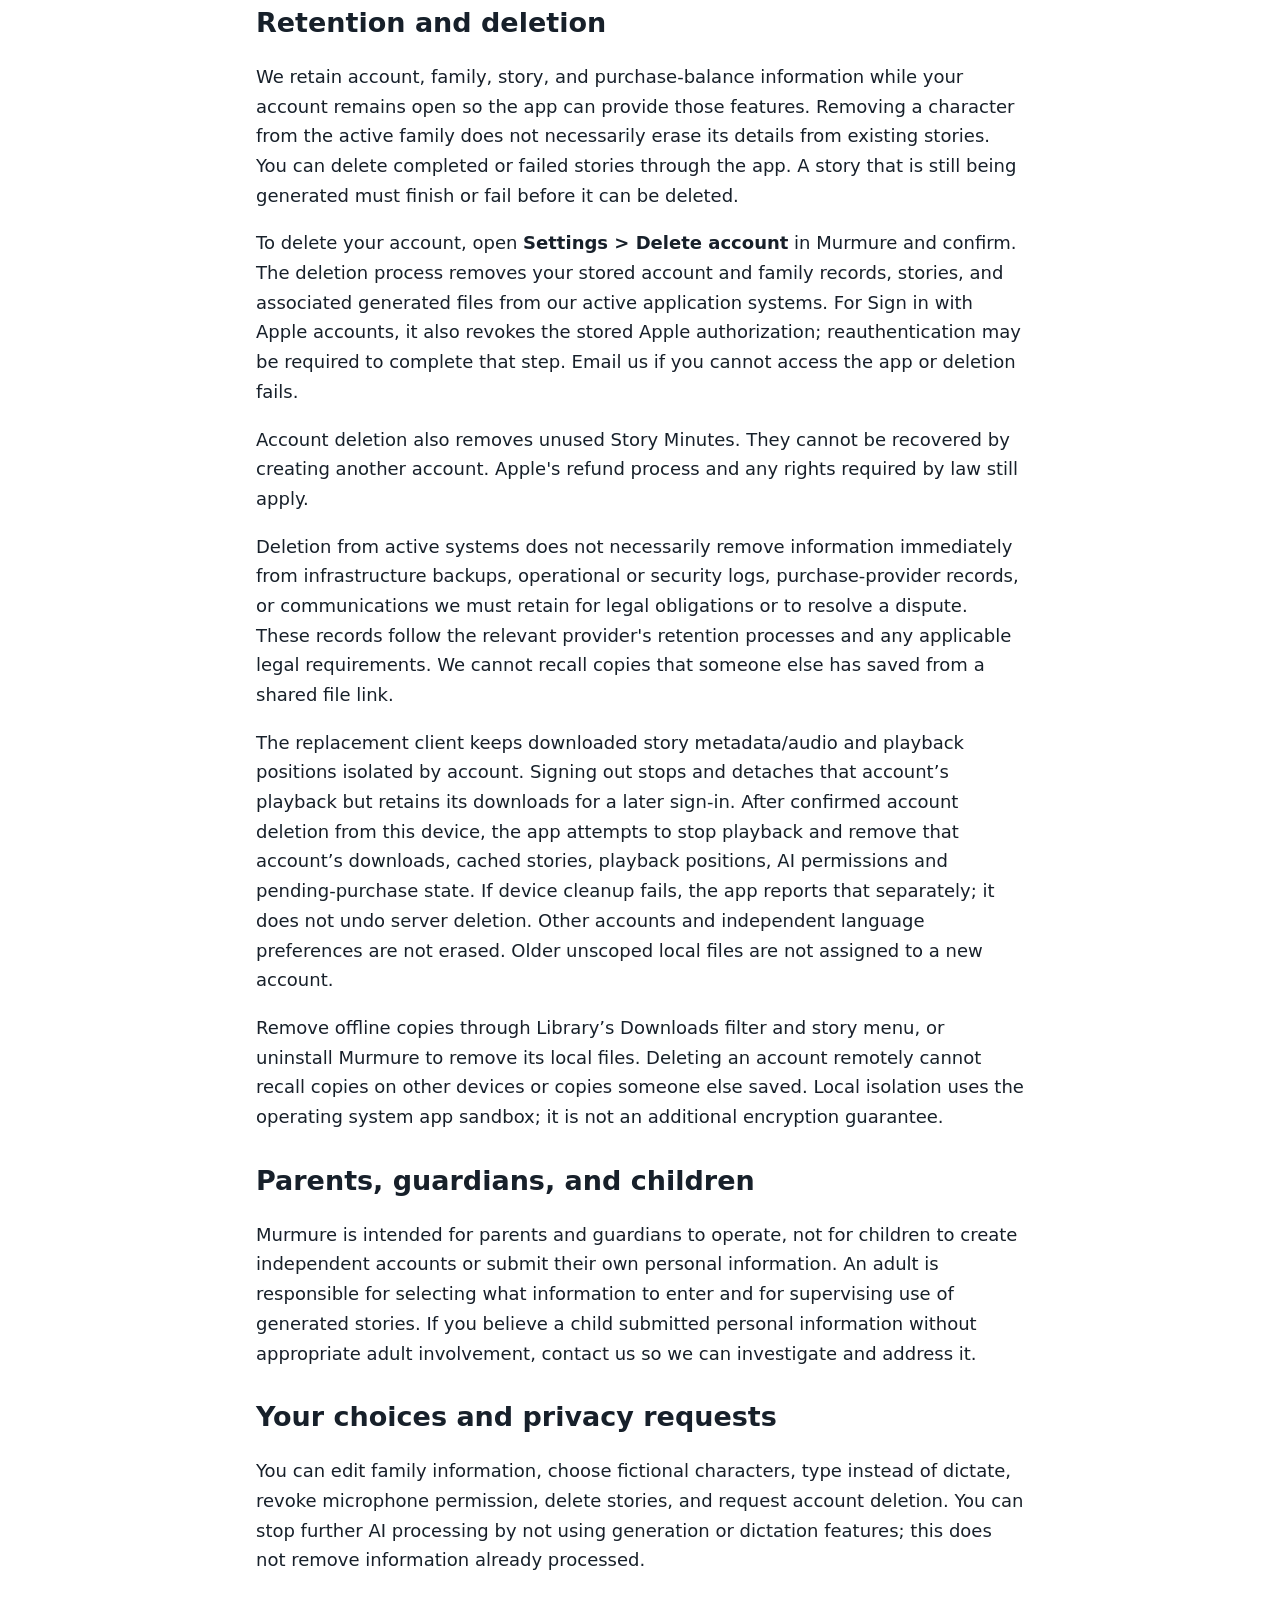
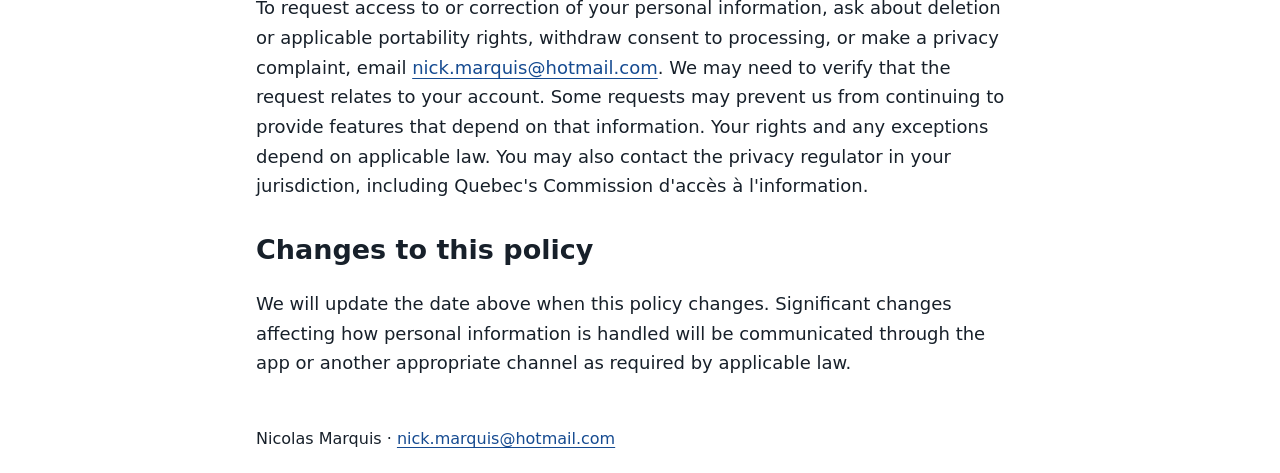
<file: privacy.html>
<!doctype html>
<html lang="en-CA">
<head>
<meta charset="utf-8">
<meta name="viewport" content="width=device-width, initial-scale=1">
<title>Murmure Privacy Policy</title>
<link rel="stylesheet" href="style.css">
</head>
<body>
<header><nav aria-label="Murmure">
<a href="support.html">Support / Aide</a>
<a href="privacy.html" lang="en">Privacy policy</a>
<a href="privacy-fr.html" lang="fr">Confidentialité</a>
</nav></header>
<main><div class="markdown-heading"><h1 class="heading-element">Murmure Privacy Policy</h1><a id="user-content-murmure-privacy-policy" class="anchor" aria-label="Permalink: Murmure Privacy Policy" href="#user-content-murmure-privacy-policy"><span aria-hidden="true" class="octicon octicon-link"></span></a></div>
<p>Source revision: November 13, 2026: pending operator-approved publication. The last published policy was dated October 22, 2026.</p>
<p>Release status: this source describes the replacement client and the staged rollout below; it does not certify that production services or public pages have been updated. Operator checks are recorded separately in the private release inventory.</p>
<p>Murmure is operated by Nicolas Marquis, who is also responsible for privacy inquiries. Contact: <a href="mailto:nick.marquis@hotmail.com">nick.marquis@hotmail.com</a>.</p>
<p>This policy explains how Murmure handles personal information when a parent or guardian creates and listens to personalized bedtime stories. It covers the app and our public support and privacy pages.</p>
<div class="markdown-heading"><h2 class="heading-element">Information you provide</h2><a id="user-content-information-you-provide" class="anchor" aria-label="Permalink: Information you provide" href="#user-content-information-you-provide"><span aria-hidden="true" class="octicon octicon-link"></span></a></div>
<ul>
<li>
<strong>Account information:</strong> your account identifier and the email address supplied through Sign in with Apple, which may be an Apple private relay address. Your account may also include a display name and language preference. Authentication credentials and session tokens allow you to stay signed in. An encrypted Apple authorization token is retained so we can revoke access when you delete your account.</li>
<li>
<strong>Family and story information:</strong> character names, relationships, descriptions, your story instructions, language and duration choices, generated avatars and covers, stories, and narrated audio. We store this content with your account to create and replay your stories.</li>
<li>
<strong>Optional dictation:</strong> when you grant microphone permission and start dictation, we process your recording to turn speech into text. Typing is available instead.</li>
<li>
<strong>Purchase information:</strong> product and transaction identifiers, purchase status, account identifiers, and your Story Minutes ledger. Apple handles payment details. Murmure does not receive your full payment-card information.</li>
<li>
<strong>Support messages:</strong> information you choose to include when you email us. A story-problem action opens a draft you can review; its default context is story status, story language and, where relevant, chapter number. A story reference is optional. The app does not automatically attach story text, character details, account details or media, and does not send the email for you.</li>
<li>
<strong>Listening information:</strong> favorites and saved playback positions are stored with your account. Downloaded metadata, audio and this device’s listening history also remain on your device to support offline listening and resume.</li>
</ul>
<p>Please use nicknames or fictional characters where possible. Do not include an address, school, medical details, or other sensitive information about yourself, a child, or another person in a character description or story request. Only provide information you are authorized to share.</p>
<div class="markdown-heading"><h2 class="heading-element">How we use information</h2><a id="user-content-how-we-use-information" class="anchor" aria-label="Permalink: How we use information" href="#user-content-how-we-use-information"><span aria-hidden="true" class="octicon octicon-link"></span></a></div>
<p>We use this information to authenticate your account, save your family characters, check requests for unsuitable content, generate stories and artwork, narrate stories, transcribe optional dictation, provide playback and downloads, and deliver purchased Story Minutes. We also use relevant records to investigate failures, prevent abuse, reconcile purchases, and answer support requests.</p>
<p>Our infrastructure and purchase providers may process technical information such as IP addresses, device and app details, request timestamps, errors, and transaction events to operate and secure their services. Murmure does not sell personal information or use it for targeted advertising. The public support and privacy pages do not add advertising or analytics scripts.</p>
<div class="markdown-heading"><h2 class="heading-element">Your AI-sharing choices</h2><a id="user-content-your-ai-sharing-choices" class="anchor" aria-label="Permalink: Your AI-sharing choices" href="#user-content-your-ai-sharing-choices"><span aria-hidden="true" class="octicon octicon-link"></span></a></div>
<p>Before starting AI story processing, the app asks for permission to send character and story text to OpenAI and generated story text to Inworld for new narration. Older generation jobs may still use Typecast or Cartesia. The Inworld transition requires renewed story-processing permission; existing dictation permission is unchanged. Dictation has a separate permission before microphone audio is sent for transcription. You can decline either choice and still listen to existing stories and Murmure Originals.</p>
<p>Open <strong>Settings &gt; Privacy and AI</strong> to review or withdraw these permissions. Choices are stored on your device for the signed-in account and the consent version; they are not automatically shared with your other devices or accounts. Turning a permission off blocks new requests from that device. It does not recall data already sent, delete provider records, or stop a story generation already running on the server. Account deletion and other privacy requests are described below.</p>
<div class="markdown-heading"><h2 class="heading-element">AI processing and service providers</h2><a id="user-content-ai-processing-and-service-providers" class="anchor" aria-label="Permalink: AI processing and service providers" href="#user-content-ai-processing-and-service-providers"><span aria-hidden="true" class="octicon octicon-link"></span></a></div>
<p>Creating a character or personalized story involves sending content to external services. AI processing is not performed entirely on your device.</p>
<ul>
<li>
<strong>Supabase</strong> provides account authentication, the application database, server functions, and file storage. It processes account information, family and story records, generated files, and operational requests. See <a href="https://supabase.com/privacy" rel="nofollow">Supabase's privacy policy</a>.</li>
<li>
<strong>OpenAI</strong> receives the text needed to check content and generate stories, character avatars, and covers. This can include the names and descriptions you enter and your story instructions. See <a href="https://openai.com/policies/privacy-policy/" rel="nofollow">OpenAI's privacy policy</a>.</li>
<li>
<strong>Inworld</strong> receives generated story text, the selected voice and language to create new narrated audio after its staged activation. The text can include character names and details from your story. The app does not send microphone recordings to Inworld. See <a href="https://inworld.ai/privacy" rel="nofollow">Inworld's privacy policy</a>.</li>
<li>
<strong>Typecast (Neosapience)</strong> may receive generated story text, the selected voice and language for older generation jobs. The app does not send microphone recordings to Typecast. See <a href="https://help.typecast.ai/en/articles/10717358-privacy-policy" rel="nofollow">Typecast's privacy policy</a>.</li>
<li>
<strong>Cartesia</strong> may receive story text for older generation jobs. If you use dictation, Cartesia also receives the microphone audio needed for transcription. See <a href="https://cartesia.ai/privacy" rel="nofollow">Cartesia's privacy policy</a>.</li>
<li>
<strong>RevenueCat</strong> processes your account identifier and purchase-related information to validate and attribute transactions and help deliver your Story Minutes. See <a href="https://www.revenuecat.com/privacy/" rel="nofollow">RevenueCat's privacy policy</a>.</li>
<li>
<strong>Apple</strong> provides Sign in with Apple and in-app purchase checkout and processes the information required for those services under <a href="https://www.apple.com/legal/privacy/" rel="nofollow">Apple's privacy policy</a>.</li>
<li>
<strong>GitHub Pages</strong> hosts our public support and privacy pages. GitHub may process technical request information, including IP addresses, under <a href="https://docs.github.com/en/site-policy/privacy-policies/github-general-privacy-statement">GitHub's privacy statement</a>.</li>
</ul>
<p>These providers handle information under their applicable service terms and privacy practices. This policy does not promise that all provider-held records are deleted immediately or that providers have identical retention practices.</p>
<p>Service providers may process information outside Quebec or Canada, including in the United States. Privacy laws and government access rules in those places may differ from those where you live.</p>
<div class="markdown-heading"><h2 class="heading-element">Dictation and microphone permission</h2><a id="user-content-dictation-and-microphone-permission" class="anchor" aria-label="Permalink: Dictation and microphone permission" href="#user-content-dictation-and-microphone-permission"><span aria-hidden="true" class="octicon octicon-link"></span></a></div>
<p>Microphone access is optional and is used only when you start dictation. English dictation streams audio directly to Cartesia for transcription. French dictation uses a temporary recording that passes through our server function to Cartesia. Our transcription function holds the clip in memory for the request and does not save it to our file-storage service. The app attempts to remove temporary recording files when transcription finishes or recording is cancelled.</p>
<p>Dictation requests use an authenticated account; transient handling does not make speech anonymous. Provider-side retention must not be inferred from our function’s lack of file storage.</p>
<p>The resulting transcript appears in an editable text field. If you submit it, it is handled like typed family or story content. You can disable microphone access in iPhone Settings and continue typing. Provider-side retention is governed by the provider's policies.</p>
<div class="markdown-heading"><h2 class="heading-element">Storage, links, and security</h2><a id="user-content-storage-links-and-security" class="anchor" aria-label="Permalink: Storage, links, and security" href="#user-content-storage-links-and-security"><span aria-hidden="true" class="octicon octicon-link"></span></a></div>
<p>Account and story database access is restricted to the account owner through authentication and database access controls. We use HTTPS for service connections and restrict administrative credentials to server-side services.</p>
<p>Generated avatars, covers, and story audio are currently delivered through publicly accessible storage URLs. Anyone who obtains one of these URLs may be able to access the corresponding file without signing in. These files are not protected by account authentication at the file URL. Avoid putting sensitive or identifying details into content you generate or sharing file links you want to keep to yourself.</p>
<p>The replacement client supports owner-authorized, short-lived signed delivery and account-scoped offline copies. Private delivery requires an approved server migration, compatible-client rollout, retirement of incompatible build 4, and conversion of legacy storage access. Until those gates are verified, the public-link limitation above still applies. Bundled Murmure Originals and catalogue voice previews are separate from generated family media. A signed link can still be used by anyone who obtains it until expiry, and previously saved copies cannot be recalled.</p>
<p>No online service can guarantee absolute security. Contact us if you believe your account or a file link has been accessed without your permission.</p>
<div class="markdown-heading"><h2 class="heading-element">Retention and deletion</h2><a id="user-content-retention-and-deletion" class="anchor" aria-label="Permalink: Retention and deletion" href="#user-content-retention-and-deletion"><span aria-hidden="true" class="octicon octicon-link"></span></a></div>
<p>We retain account, family, story, and purchase-balance information while your account remains open so the app can provide those features. Removing a character from the active family does not necessarily erase its details from existing stories. You can delete completed or failed stories through the app. A story that is still being generated must finish or fail before it can be deleted.</p>
<p>To delete your account, open <strong>Settings &gt; Delete account</strong> in Murmure and confirm. The deletion process removes your stored account and family records, stories, and associated generated files from our active application systems. For Sign in with Apple accounts, it also revokes the stored Apple authorization; reauthentication may be required to complete that step. Email us if you cannot access the app or deletion fails.</p>
<p>Account deletion also removes unused Story Minutes. They cannot be recovered by creating another account. Apple's refund process and any rights required by law still apply.</p>
<p>Deletion from active systems does not necessarily remove information immediately from infrastructure backups, operational or security logs, purchase-provider records, or communications we must retain for legal obligations or to resolve a dispute. These records follow the relevant provider's retention processes and any applicable legal requirements. We cannot recall copies that someone else has saved from a shared file link.</p>
<p>The replacement client keeps downloaded story metadata/audio and playback positions isolated by account. Signing out stops and detaches that account’s playback but retains its downloads for a later sign-in. After confirmed account deletion from this device, the app attempts to stop playback and remove that account’s downloads, cached stories, playback positions, AI permissions and pending-purchase state. If device cleanup fails, the app reports that separately; it does not undo server deletion. Other accounts and independent language preferences are not erased. Older unscoped local files are not assigned to a new account.</p>
<p>Remove offline copies through Library’s Downloads filter and story menu, or uninstall Murmure to remove its local files. Deleting an account remotely cannot recall copies on other devices or copies someone else saved. Local isolation uses the operating system app sandbox; it is not an additional encryption guarantee.</p>
<div class="markdown-heading"><h2 class="heading-element">Parents, guardians, and children</h2><a id="user-content-parents-guardians-and-children" class="anchor" aria-label="Permalink: Parents, guardians, and children" href="#user-content-parents-guardians-and-children"><span aria-hidden="true" class="octicon octicon-link"></span></a></div>
<p>Murmure is intended for parents and guardians to operate, not for children to create independent accounts or submit their own personal information. An adult is responsible for selecting what information to enter and for supervising use of generated stories. If you believe a child submitted personal information without appropriate adult involvement, contact us so we can investigate and address it.</p>
<div class="markdown-heading"><h2 class="heading-element">Your choices and privacy requests</h2><a id="user-content-your-choices-and-privacy-requests" class="anchor" aria-label="Permalink: Your choices and privacy requests" href="#user-content-your-choices-and-privacy-requests"><span aria-hidden="true" class="octicon octicon-link"></span></a></div>
<p>You can edit family information, choose fictional characters, type instead of dictate, revoke microphone permission, delete stories, and request account deletion. You can stop further AI processing by not using generation or dictation features; this does not remove information already processed.</p>
<p>To request access to or correction of your personal information, ask about deletion or applicable portability rights, withdraw consent to processing, or make a privacy complaint, email <a href="mailto:nick.marquis@hotmail.com">nick.marquis@hotmail.com</a>. We may need to verify that the request relates to your account. Some requests may prevent us from continuing to provide features that depend on that information. Your rights and any exceptions depend on applicable law. You may also contact the privacy regulator in your jurisdiction, including Quebec's Commission d'accès à l'information.</p>
<div class="markdown-heading"><h2 class="heading-element">Changes to this policy</h2><a id="user-content-changes-to-this-policy" class="anchor" aria-label="Permalink: Changes to this policy" href="#user-content-changes-to-this-policy"><span aria-hidden="true" class="octicon octicon-link"></span></a></div>
<p>We will update the date above when this policy changes. Significant changes affecting how personal information is handled will be communicated through the app or another appropriate channel as required by applicable law.</p>
</main>
<footer>Nicolas Marquis · <a href="mailto:nick.marquis@hotmail.com">nick.marquis@hotmail.com</a></footer>
</body>
</html>
</file>
<file: style.css>
html { color-scheme: light dark; }
body { max-width: 48rem; margin: auto; padding: 1.25rem; font: 1.125rem/1.65 system-ui, sans-serif; color: #17202a; background: #fff; overflow-wrap: anywhere; }
header { margin-bottom: 2rem; }
nav { display: flex; flex-wrap: wrap; gap: .25rem .75rem; }
nav a { display: inline-block; padding: .5rem 0; min-height: 1.5rem; }
a { color: #164b91; text-underline-offset: .2em; }
a:focus-visible { outline: 3px solid currentColor; outline-offset: 4px; }
h1, h2 { line-height: 1.25; }
h2 { margin-top: 2rem; }
li { margin-block: .6rem; }
footer { margin-top: 3rem; font-size: 1rem; }
@media (prefers-color-scheme: dark) { body { color: #f3f4f6; background: #111827; } a { color: #93c5fd; } }
</file>
